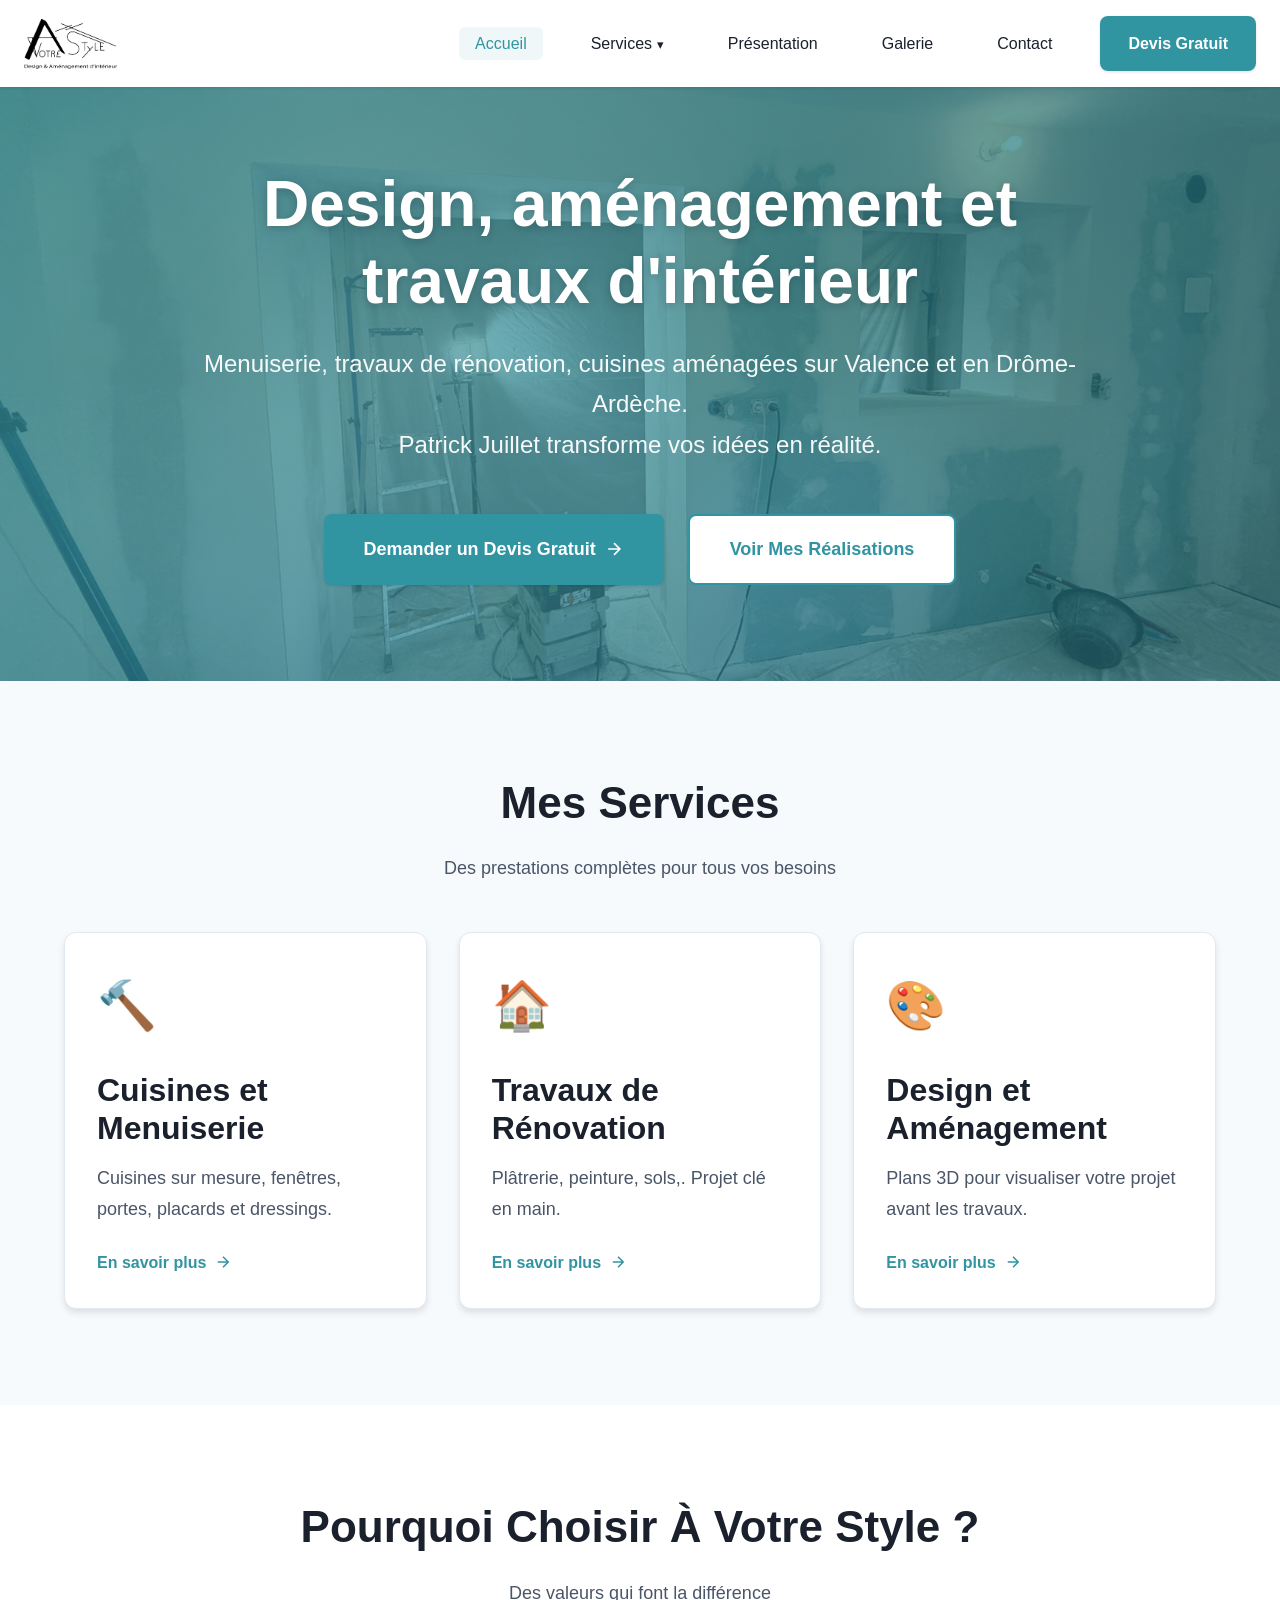
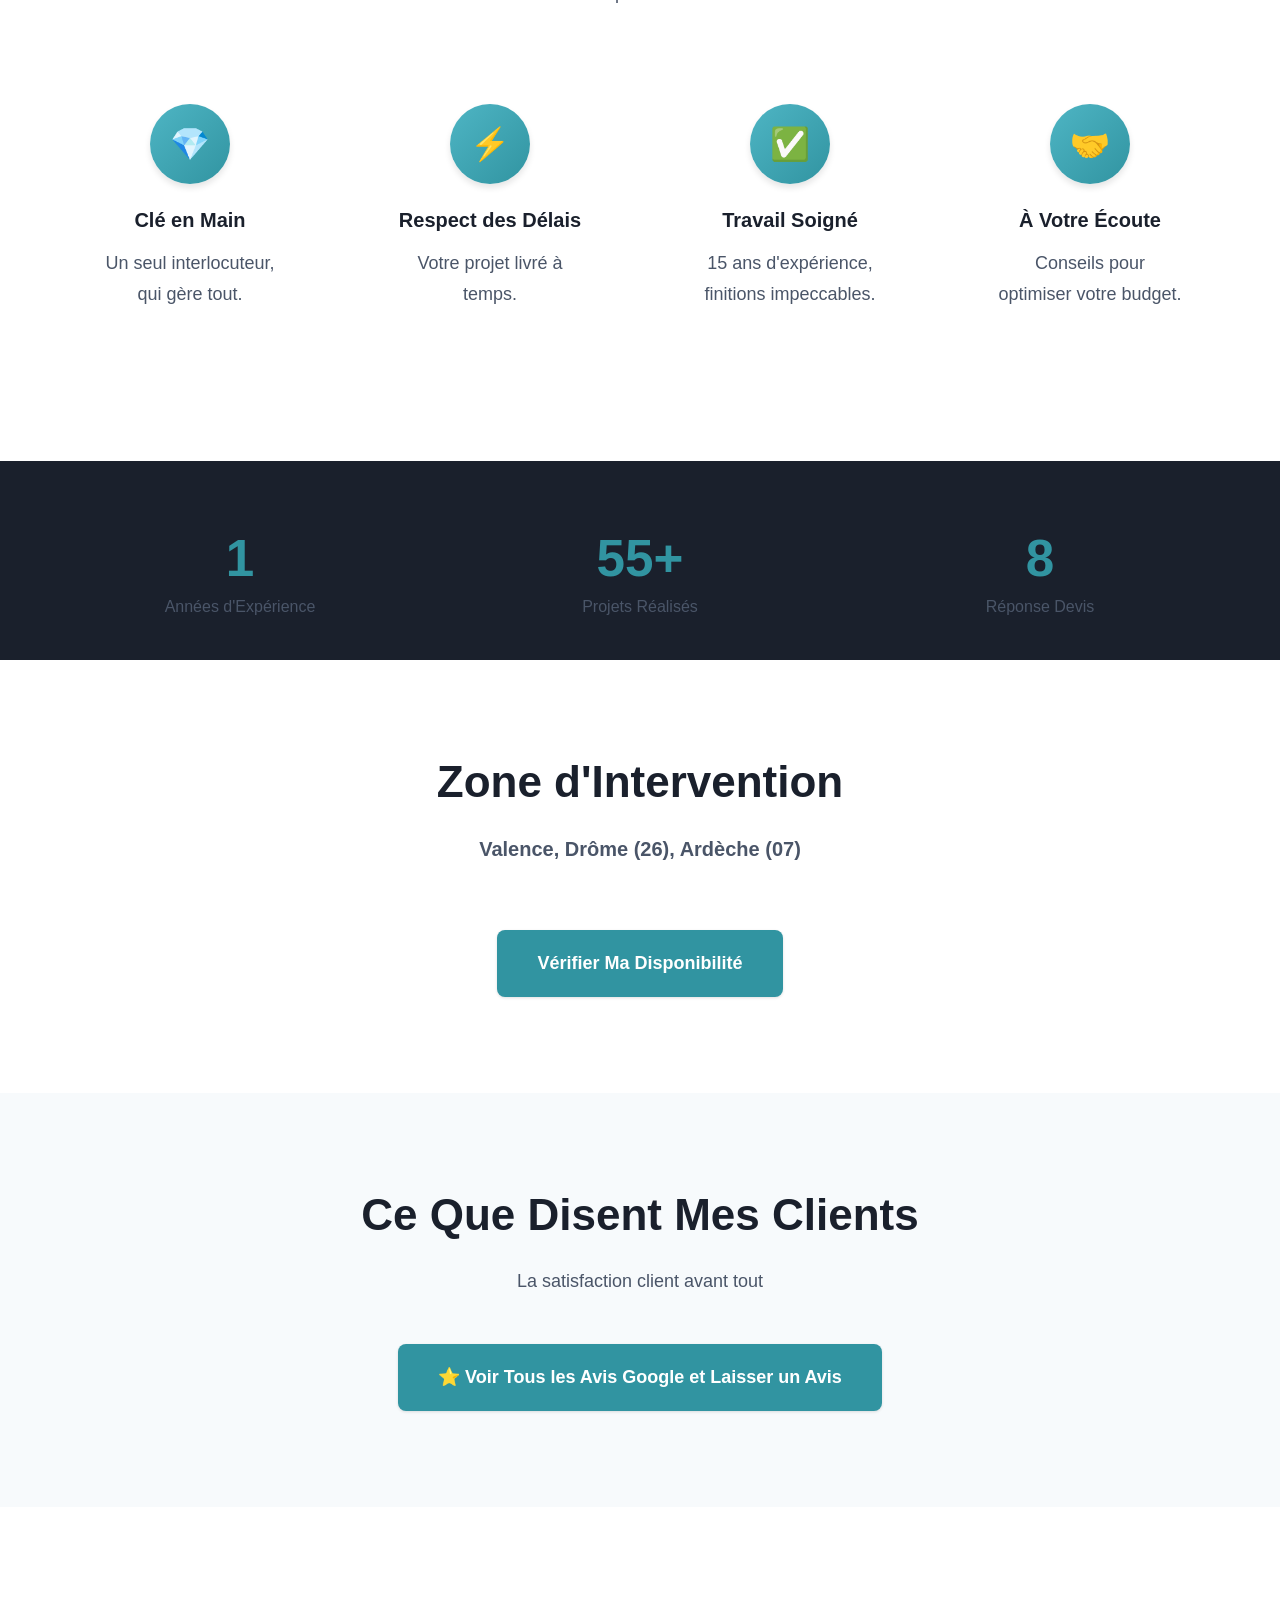
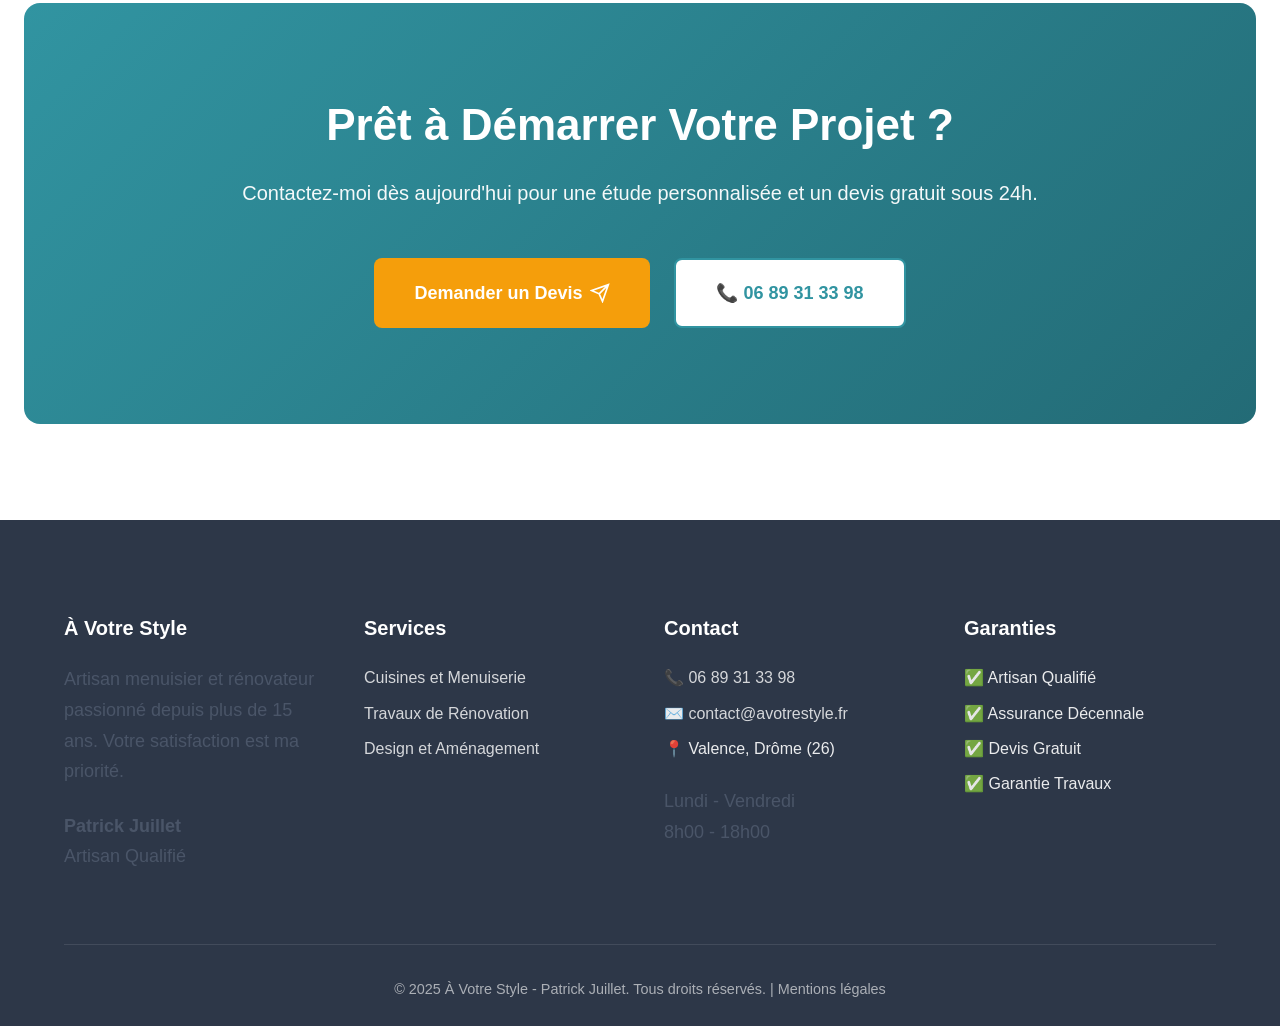
<file: index.html>
<!DOCTYPE html>
<html lang="fr">
<head>
    <meta charset="UTF-8">
    <meta name="viewport" content="width=device-width, initial-scale=1.0, viewport-fit=cover">
    <meta name="description" content="À Votre Style : Expert en rénovation intérieure, menuiserie sur mesure, conception de cuisines et aménagements à Valence (Drôme). Patrick Juillet vous accompagne de A à Z.">
    <meta name="theme-color" content="#3194a1">
    <title>À Votre Style | Artisan Rénovation & Menuiserie à Valence (Drôme)</title>
    
    <!-- DNS Prefetch & Preconnect pour performances -->
    <link rel="dns-prefetch" href="https://www.googletagmanager.com">
    <link rel="preconnect" href="https://www.googletagmanager.com" crossorigin>
    
    <!-- Preload CSS critique -->
    <link rel="preload" href="css/style.css" as="style">
    <link rel="stylesheet" href="css/style.css">
    
    <!-- SEO -->
    <link rel="sitemap" type="application/xml" href="/sitemap.xml">
    <link rel="canonical" href="https://www.avotrestyle.fr/">
    
    <!-- Google Analytics -->
    <script async src="https://www.googletagmanager.com/gtag/js?id=G-1D14PCKE79"></script>
    <script>
        window.dataLayer = window.dataLayer || [];
        function gtag(){dataLayer.push(arguments);}
        gtag('js', new Date());
        gtag('config', 'G-1D14PCKE79');
    </script>
    <link rel="icon" type="image/png" href="img/logo-a-votre-style.png">
    <!-- Open Graph -->
    <meta property="og:type" content="website">
    <meta property="og:url" content="https://www.avotrestyle.fr/">
    <meta property="og:title" content="À Votre Style | Artisan Rénovation & Menuiserie à Valence (Drôme)">
    <meta property="og:description" content="Expert en rénovation intérieure, menuiserie sur mesure, cuisines et aménagements à Valence (Drôme). Patrick Juillet vous accompagne de A à Z.">
    <meta property="og:image" content="https://www.avotrestyle.fr/img/logo-a-votre-style.png">
    <meta property="og:locale" content="fr_FR">
    <meta name="twitter:card" content="summary_large_image">
    <!-- Schema.org LocalBusiness -->
    <script type="application/ld+json">
    {
      "@context": "https://schema.org",
      "@type": "HomeAndConstructionBusiness",
      "name": "À Votre Style",
      "alternateName": "A Votre Style",
      "description": "Artisan rénovation intérieure, menuiserie sur mesure, cuisines aménagées à Valence (Drôme). Patrick Juillet.",
      "url": "https://www.avotrestyle.fr",
      "logo": "https://www.avotrestyle.fr/img/logo-a-votre-style.png",
      "image": "https://www.avotrestyle.fr/img/logo-a-votre-style.png",
      "telephone": "+33689313398",
      "email": "contact@avotrestyle.fr",
      "founder": {
        "@type": "Person",
        "name": "Patrick Juillet"
      },
      "address": {
        "@type": "PostalAddress",
        "streetAddress": "3 rue Véronique",
        "addressLocality": "Malissard",
        "postalCode": "26120",
        "addressCountry": "FR"
      },
      "geo": {
        "@type": "GeoCoordinates",
        "latitude": 44.8733,
        "longitude": 4.9219
      },
      "areaServed": [
        {"@type": "AdministrativeArea", "name": "Valence"},
        {"@type": "AdministrativeArea", "name": "Drôme"},
        {"@type": "AdministrativeArea", "name": "Ardèche"}
      ],
      "openingHoursSpecification": [
        {
          "@type": "OpeningHoursSpecification",
          "dayOfWeek": ["Monday","Tuesday","Wednesday","Thursday","Friday"],
          "opens": "08:00",
          "closes": "18:00"
        }
      ],
      "priceRange": "€€",
      "sameAs": [
        "https://www.avotrestyle.fr"
      ],
      "hasOfferCatalog": {
        "@type": "OfferCatalog",
        "name": "Services de rénovation",
        "itemListElement": [
          {"@type": "Offer", "itemOffered": {"@type": "Service", "name": "Cuisines sur mesure"}},
          {"@type": "Offer", "itemOffered": {"@type": "Service", "name": "Menuiserie (fenêtres, portes, placards)"}},
          {"@type": "Offer", "itemOffered": {"@type": "Service", "name": "Travaux de rénovation"}},
          {"@type": "Offer", "itemOffered": {"@type": "Service", "name": "Design et aménagement intérieur"}}
        ]
      }
    }
    </script>
</head>
<body>
    <!-- HEADER -->
    <header class="header" id="header">
        <nav class="nav-wrapper">
            <a href="/" class="logo">
                <img src="img/logo-a-votre-style.png" alt="À Votre Style - Artisan Patrick Juillet" width="180" height="60" loading="eager">
            </a>
            
            <button class="menu-toggle" id="menuToggle" aria-label="Menu" aria-expanded="false">
                <span></span>
                <span></span>
                <span></span>
            </button>
            
            <ul class="nav-menu" id="navMenu">
                <li><a href="/" class="nav-link active">Accueil</a></li>
                <li class="nav-services">
                    <a href="#" class="nav-link">Services</a>
                    <div class="services-dropdown">
                        <a href="cuisine-menuiserie.html">Cuisines et Menuiserie</a>
                        <a href="travaux.html">Travaux de Rénovation</a>
                        <a href="design-amenagement.html">Design et Aménagement</a>
                    </div>
                </li>
                <li><a href="about.html" class="nav-link">Présentation</a></li>
                <li><a href="galerie.html" class="nav-link">Galerie</a></li>
                <li><a href="contact.html" class="nav-link">Contact</a></li>
                <li><a href="contact.html" class="btn btn-primary">Devis Gratuit</a></li>
            </ul>
        </nav>
    </header>

    <!-- HERO SECTION -->
    <section class="hero">
        <div class="hero-content">
            <h1 class="fade-in-up">Design, aménagement et travaux d'intérieur</h1>
            <p class="fade-in-up">Menuiserie, travaux de rénovation, cuisines aménagées sur Valence et en Drôme-Ardèche. <br>Patrick Juillet transforme vos idées en réalité.</p>
            <div class="hero-buttons fade-in-up">
                <a href="contact.html" class="btn btn-primary btn-large">
                    Demander un Devis Gratuit
                    <svg width="20" height="20" viewBox="0 0 24 24" fill="none" stroke="currentColor" stroke-width="2">
                        <path d="M5 12h14M12 5l7 7-7 7"/>
                    </svg>
                </a>
                <a href="galerie.html" class="btn btn-secondary btn-large">
                    Voir Mes Réalisations
                </a>
            </div>
        </div>
    </section>


    <!-- SERVICES SECTION -->
    <section class="section bg-light">
        <div class="container">
            <div class="text-center">
                <h2>Mes Services</h2>
                <p class="section-lead">Des prestations complètes pour tous vos besoins</p>
            </div>
            
            <div class="cards-grid">
                <!-- Cuisines et Menuiserie -->
                <article class="card">
                    <span class="card-icon">🔨</span>
                    <h3>Cuisines et Menuiserie</h3>
                    <p>Cuisines sur mesure, fenêtres, portes, placards et dressings.</p>
                    <a href="cuisine-menuiserie.html" class="card-link">
                        En savoir plus
                        <svg width="18" height="18" viewBox="0 0 24 24" fill="none" stroke="currentColor" stroke-width="2">
                            <path d="M5 12h14M12 5l7 7-7 7"/>
                        </svg>
                    </a>
                </article>

                <!-- Travaux de Rénovation -->
                <article class="card">
                    <span class="card-icon">🏠</span>
                    <h3>Travaux de Rénovation</h3>
                    <p>Plâtrerie, peinture, sols,. Projet clé en main.</p>
                    <a href="travaux.html" class="card-link">
                        En savoir plus
                        <svg width="18" height="18" viewBox="0 0 24 24" fill="none" stroke="currentColor" stroke-width="2">
                            <path d="M5 12h14M12 5l7 7-7 7"/>
                        </svg>
                    </a>
                </article>

                <!-- Design et Aménagement -->
                <article class="card">
                    <span class="card-icon">🎨</span>
                    <h3>Design et Aménagement</h3>
                    <p>Plans 3D pour visualiser votre projet avant les travaux.</p>
                    <a href="design-amenagement.html" class="card-link">
                        En savoir plus
                        <svg width="18" height="18" viewBox="0 0 24 24" fill="none" stroke="currentColor" stroke-width="2">
                            <path d="M5 12h14M12 5l7 7-7 7"/>
                        </svg>
                    </a>
                </article>
            </div>
        </div>
    </section>

    <!-- AVANTAGES SECTION -->
    <section class="section">
        <div class="container">
            <div class="text-center">
                <h2>Pourquoi Choisir À Votre Style ?</h2>
                <p class="section-lead">Des valeurs qui font la différence</p>
            </div>
            
            <div class="features-grid">
                <div class="feature">
                    <div class="feature-icon">💎</div>
                    <h3>Clé en Main</h3>
                    <p>Un seul interlocuteur, qui gère tout.</p>
                </div>
                
                <div class="feature">
                    <div class="feature-icon">⚡</div>
                    <h3>Respect des Délais</h3>
                    <p>Votre projet livré à temps.</p>
                </div>
                
                <div class="feature">
                    <div class="feature-icon">✅</div>
                    <h3>Travail Soigné</h3>
                    <p>15 ans d'expérience, finitions impeccables.</p>
                </div>
                
                <div class="feature">
                    <div class="feature-icon">🤝</div>
                    <h3>À Votre Écoute</h3>
                    <p>Conseils pour optimiser votre budget.</p>
                </div>
            </div>
        </div>
    </section>

    <!-- STATS SECTION -->
    <section class="section-sm bg-dark">
        <div class="container">
            <div class="stats-grid">
                <div class="stat">
                    <div class="stat-number">5</div>
                    <div class="stat-label">Années d'Expérience</div>
                </div>
                <div class="stat">
                    <div class="stat-number">+150</div>
                    <div class="stat-label">Projets Réalisés</div>
                </div>
                <div class="stat">
                    <div class="stat-number">24h</div>
                    <div class="stat-label">Réponse Devis</div>
                </div>
            </div>
        </div>
    </section>

    <!-- ZONE D'INTERVENTION -->
    <section class="section">
        <div class="container text-center">
            <h2>Zone d'Intervention</h2>
            <p class="section-intro" style="font-size: 1.25rem;">
                <strong>Valence, Drôme (26), Ardèche (07)</strong>
            </p>
            <div class="mt-xl">
                <a href="contact.html" class="btn btn-primary btn-large">Vérifier Ma Disponibilité</a>
            </div>
        </div>
    </section>

    <!-- TÉMOIGNAGES -->
    <section class="section bg-light">
        <div class="container">
            <div class="text-center">
                <h2>Ce Que Disent Mes Clients</h2>
                <p class="section-lead">La satisfaction client avant tout</p>
            </div>
        
            
            <div class="text-center-mt-xl">
                <a href="https://share.google/YoFsb4uyt6JTvtIuO" target="_blank" rel="noopener noreferrer" class="btn btn-primary btn-large">
                    ⭐ Voir Tous les Avis Google et Laisser un Avis
                </a>
            </div>
        </div>
    </section>

    <!-- CTA FINAL -->
    <div class="cta-section">
        <div class="container">
            <h2>Prêt à Démarrer Votre Projet ?</h2>
            <p>Contactez-moi dès aujourd'hui pour une étude personnalisée et un devis gratuit sous 24h.</p>
            <div class="flex-center mt-xl">
                <a href="contact.html" class="btn btn-accent btn-large">
                    Demander un Devis
                    <svg width="20" height="20" viewBox="0 0 24 24" fill="none" stroke="currentColor" stroke-width="2">
                        <path d="M22 2L11 13M22 2l-7 20-4-9-9-4 20-7z"/>
                    </svg>
                </a>
                <a href="tel:0689313398" class="btn btn-secondary btn-large">
                    📞 06 89 31 33 98
                </a>
            </div>
        </div>
    </div>

    <!-- FOOTER -->
    <footer class="footer">
        <div class="container">
            <div class="footer-grid">
                <div>
                    <h3>À Votre Style</h3>
                    <p>Artisan menuisier et rénovateur passionné depuis plus de 15 ans. Votre satisfaction est ma priorité.</p>
                    <p class="mt-md">
                        <strong>Patrick Juillet</strong><br>
                        Artisan Qualifié
                    </p>
                </div>
                
                <div>
                    <h3>Services</h3>
                    <ul>
                        <li><a href="cuisine-menuiserie.html">Cuisines et Menuiserie</a></li>
                        <li><a href="travaux.html">Travaux de Rénovation</a></li>
                        <li><a href="design-amenagement.html">Design et Aménagement</a></li>
                    </ul>
                </div>
                
                <div>
                    <h3>Contact</h3>
                    <ul>
                        <li>📞 <a href="tel:0689313398">06 89 31 33 98</a></li>
                        <li>✉️ <a href="mailto:contact@avotrestyle.fr">contact@avotrestyle.fr</a></li>
                        <li>📍 Valence, Drôme (26)</li>
                    </ul>
                    <p class="mt-md" class="text-sm">
                        Lundi - Vendredi<br>
                        8h00 - 18h00
                    </p>
                </div>
                
                <div>
                    <h3>Garanties</h3>
                    <ul>
                        <li>✅ Artisan Qualifié</li>
                        <li>✅ Assurance Décennale</li>
                        <li>✅ Devis Gratuit</li>
                        <li>✅ Garantie Travaux</li>
                    </ul>
                </div>
            </div>
            
            <div class="footer-bottom">
                &copy; 2025 À Votre Style - Patrick Juillet. Tous droits réservés. | 
                <a href="mentions-legales.html">Mentions légales</a>
            </div>
        </div>
    </footer>

    <!-- JavaScript avec defer pour performance -->
    <script src="js/main.js" defer></script>
</body>
</html>
</file>
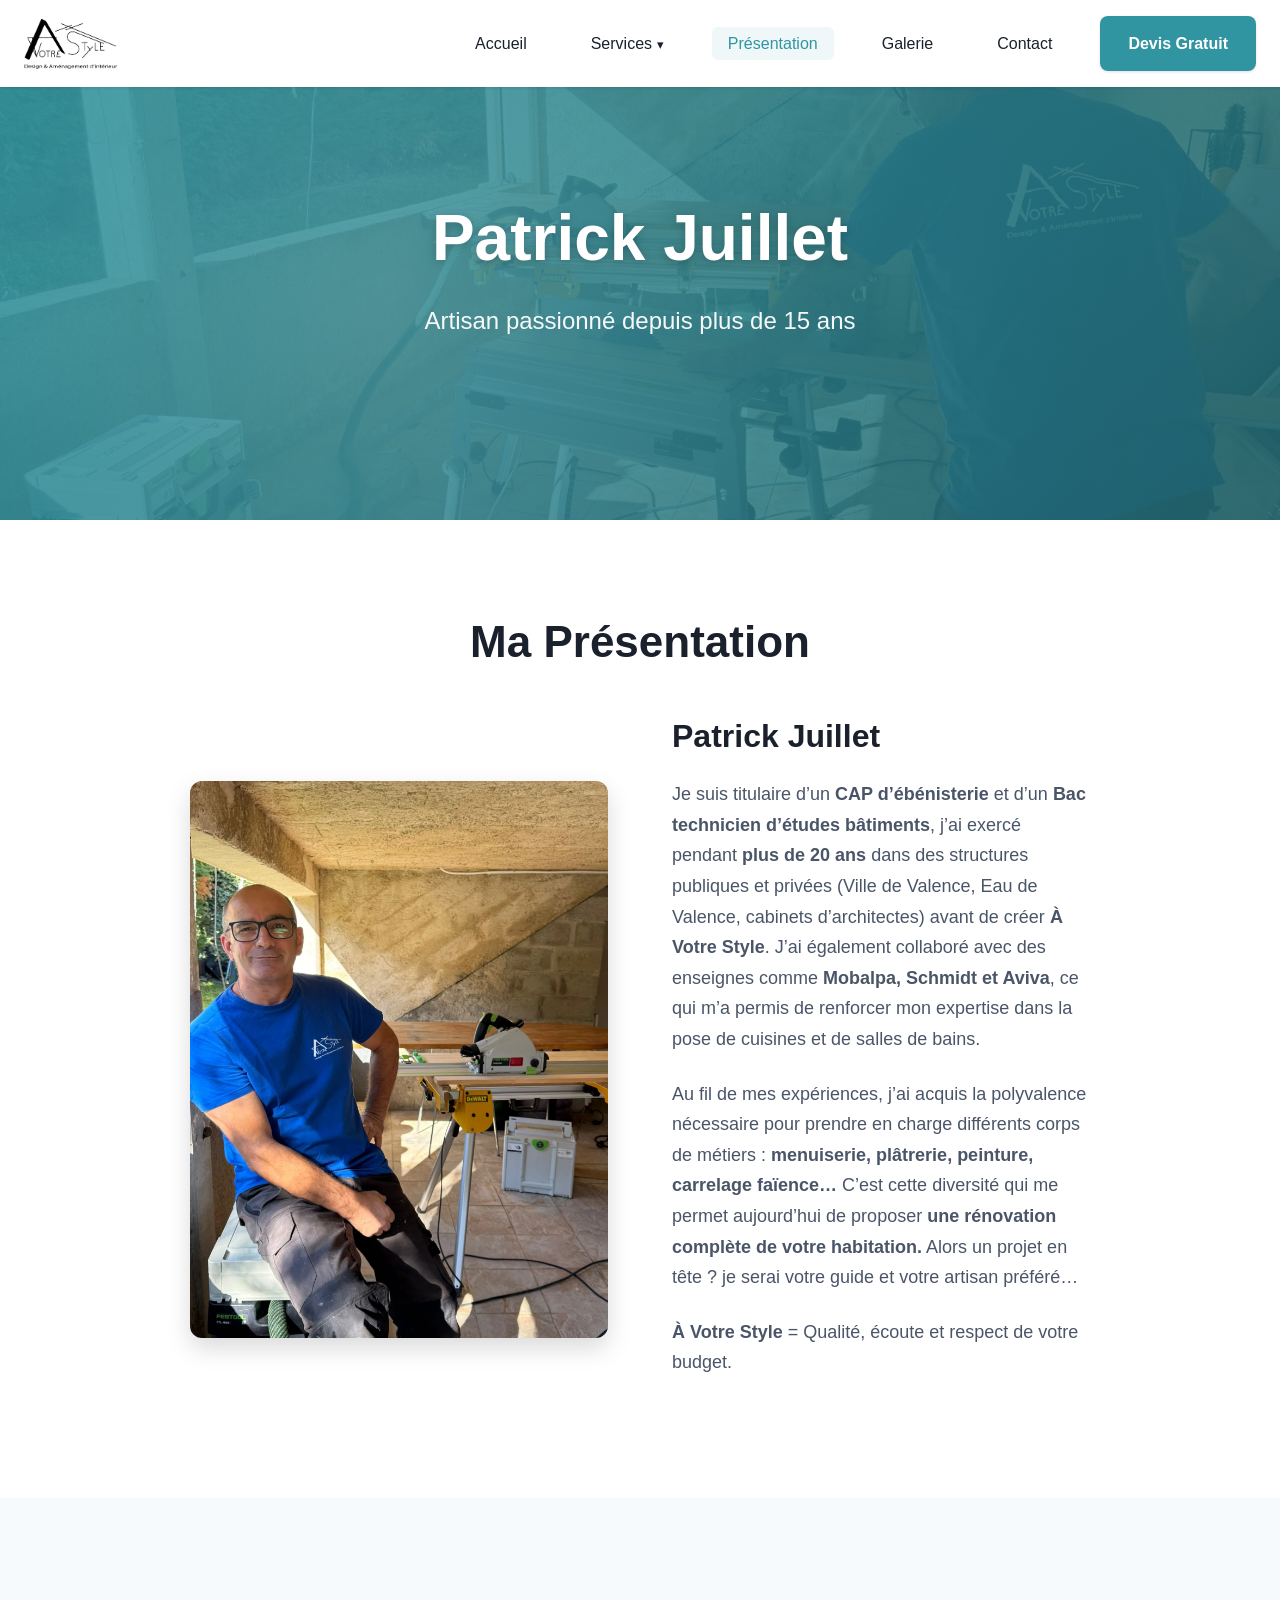
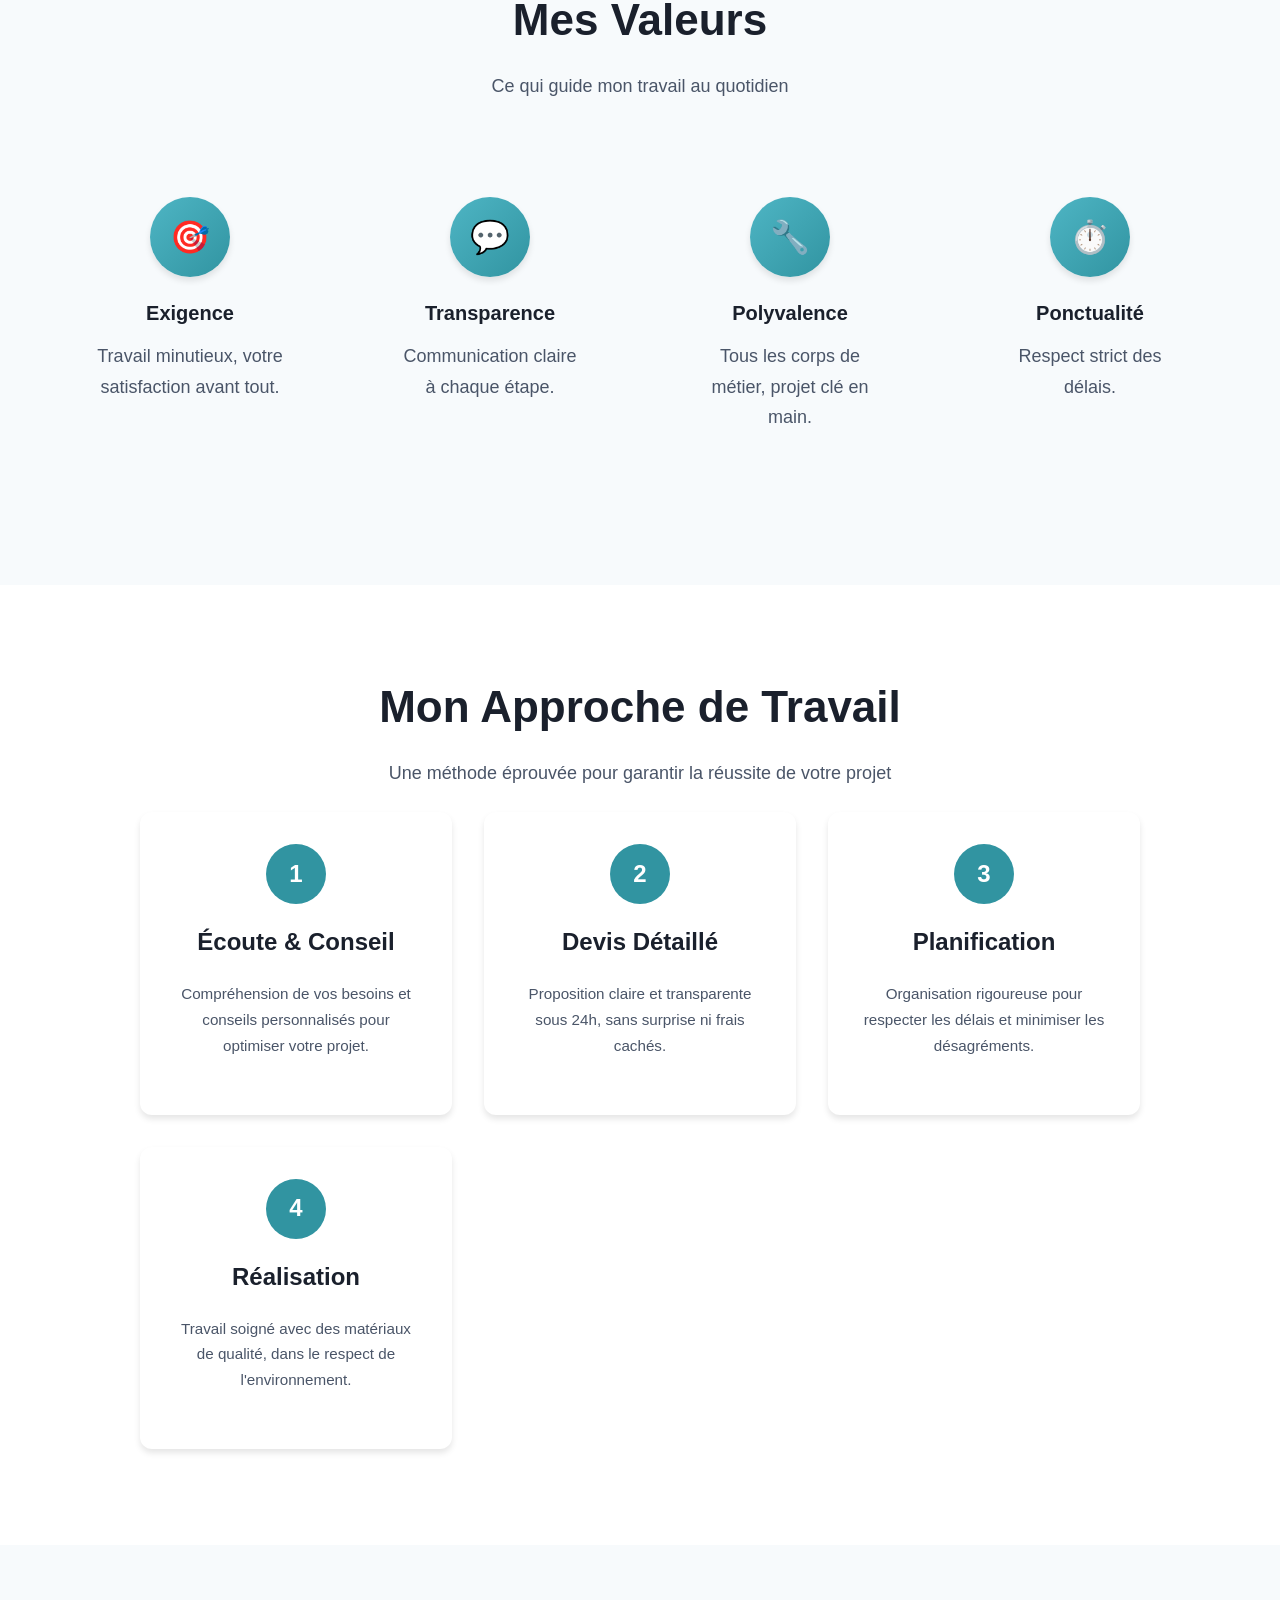
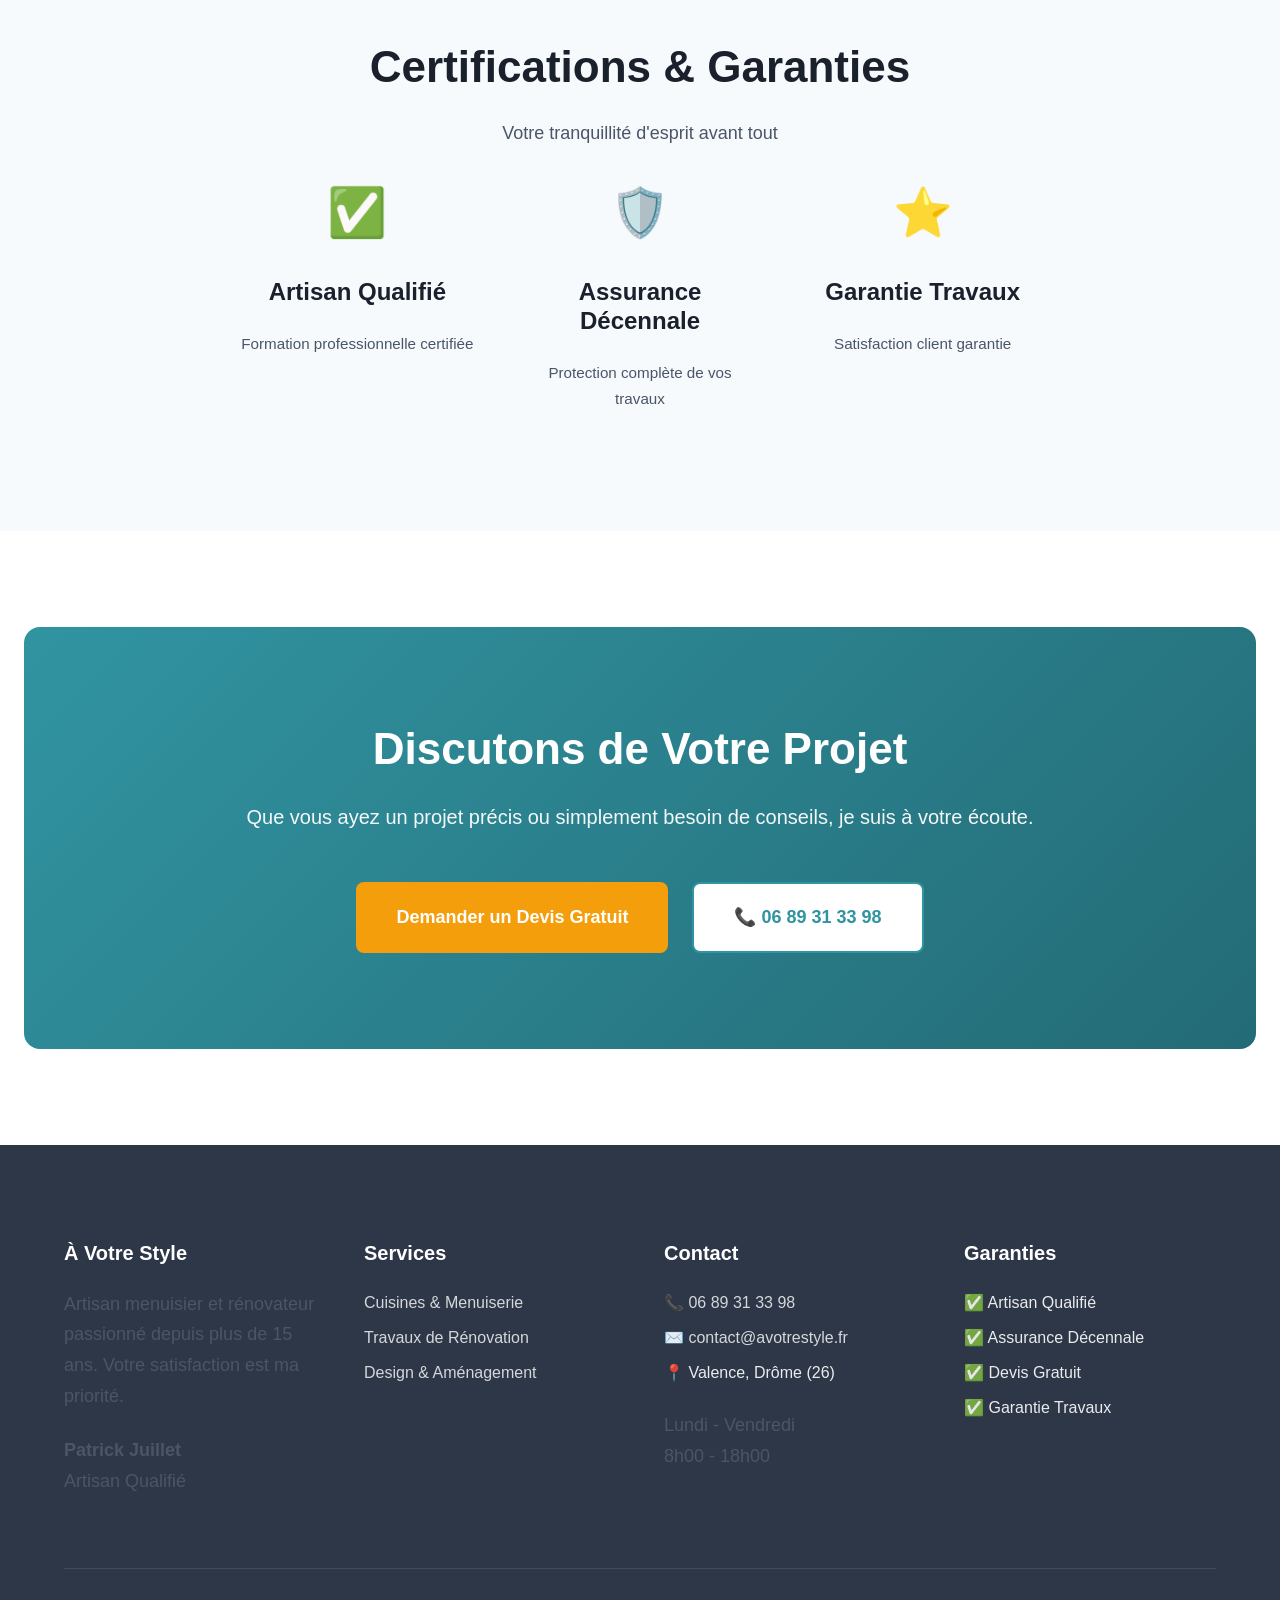
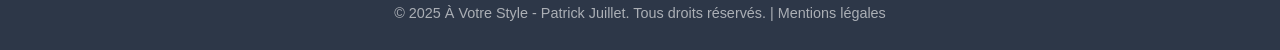
<file: about.html>
<!DOCTYPE html>
<html lang="fr">

<head>
    <meta charset="UTF-8">
    <meta name="viewport" content="width=device-width, initial-scale=1.0, viewport-fit=cover">
    <meta name="description"
        content="Découvrez Patrick Juillet, artisan passionné de menuiserie et rénovation à Valence. Plus de 15 ans d'expérience au service de vos projets.">
    <meta name="theme-color" content="#3194a1">
    <title>Présentation - Patrick Juillet | À Votre Style Valence</title>

    <!-- DNS Prefetch -->
    <link rel="dns-prefetch" href="https://www.googletagmanager.com">
    <link rel="preconnect" href="https://www.googletagmanager.com" crossorigin>

    <!-- Preload CSS -->
    <link rel="preload" href="css/style.css" as="style">
    <link rel="stylesheet" href="css/style.css">
    <link rel="sitemap" type="application/xml" href="/sitemap.xml">

    <!-- Google Analytics -->
    <script async src="https://www.googletagmanager.com/gtag/js?id=G-1D14PCKE79"></script>
    <script>
        window.dataLayer = window.dataLayer || [];
        function gtag() { dataLayer.push(arguments); }
        gtag('js', new Date());
        gtag('config', 'G-1D14PCKE79');
    </script>
    <link rel="icon" type="image/png" href="img/logo-a-votre-style.png">
    <link rel="canonical" href="https://www.avotrestyle.fr/about.html">
    <!-- Open Graph -->
    <meta property="og:type" content="website">
    <meta property="og:url" content="https://www.avotrestyle.fr/about.html">
    <meta property="og:title" content="Présentation - Patrick Juillet | À Votre Style Valence">
    <meta property="og:description" content="Découvrez Patrick Juillet, artisan passionné de menuiserie et rénovation à Valence. Plus de 15 ans d'expérience au service de vos projets.">
    <meta property="og:image" content="https://www.avotrestyle.fr/img/logo-a-votre-style.png">
    <meta property="og:locale" content="fr_FR">
    <meta name="twitter:card" content="summary_large_image">
</head>

<body>
    <!-- HEADER -->
    <header class="header" id="header">
        <nav class="nav-wrapper">
            <a href="/" class="logo">
                <img src="img/logo-a-votre-style.png" alt="À Votre Style" width="180" height="60" loading="eager">
            </a>

            <button class="menu-toggle" id="menuToggle" aria-label="Menu" aria-expanded="false">
                <span></span>
                <span></span>
                <span></span>
            </button>

            <ul class="nav-menu" id="navMenu">
                <li><a href="/" class="nav-link">Accueil</a></li>
                <li class="nav-services">
                    <a href="#" class="nav-link">Services</a>
                    <div class="services-dropdown">
                        <a href="cuisine-menuiserie.html">Cuisines & Menuiserie</a>
                        <a href="travaux.html">Travaux de Rénovation</a>
                        <a href="design-amenagement.html">Design & Aménagement</a>
                    </div>
                </li>
                <li><a href="about.html" class="nav-link active">Présentation</a></li>
                <li><a href="galerie.html" class="nav-link">Galerie</a></li>
                <li><a href="contact.html" class="nav-link">Contact</a></li>
                <li><a href="contact.html" class="btn btn-primary">Devis Gratuit</a></li>
            </ul>
        </nav>
    </header>

    <!-- HERO ABOUT -->
    <section class="hero hero--50" style="background: linear-gradient(135deg, rgba(49, 148, 161, 0.9) 0%, rgba(35, 107, 118, 0.85) 100%), url('img/patrick.webp') center/cover no-repeat;">
        <div class="hero-content">
            <h1>Patrick Juillet</h1>
            <p class="hero-lead">Artisan passionné depuis plus de 15 ans</p>
        </div>
    </section>

    <!-- MON HISTOIRE -->
    <section class="section">
        <div class="container">
            <div class="content-narrow">
                <h2 class="text-center">Ma Présentation</h2>

                <div
                    class="grid-two-col">
                    <div class="order-1">
                        <img src="img/patrick1.webp" alt="Patrick Juillet - Artisan"
                            class="img-rounded">
                    </div>

                    <div class="order-2">
                        <h3>Patrick Juillet</h3>
                        <p>Je suis titulaire d’un <strong>CAP d’ébénisterie</strong> et d’un <strong>Bac technicien d’études
                                bâtiments</strong>, j’ai exercé
                            pendant <strong>plus de 20 ans</strong> dans des structures publiques et privées (Ville de
                            Valence, Eau de
                            Valence, cabinets d’architectes) avant de créer <strong>À Votre Style</strong>. J’ai
                            également collaboré avec
                            des enseignes comme <strong>Mobalpa, Schmidt et Aviva</strong>, ce qui m’a permis de
                            renforcer mon expertise
                            dans la pose de cuisines et de salles de bains.</p>

                        <p>Au fil de mes expériences, j’ai acquis la polyvalence nécessaire pour prendre en charge
                            différents corps de métiers : <strong>menuiserie, plâtrerie, peinture, carrelage faïence…</strong> C’est
                            cette diversité qui me permet aujourd’hui de proposer <strong>une rénovation complète de votre
                            habitation.</strong> Alors un projet en tête ? je serai votre guide et votre artisan préféré…</p>

                        <p><strong>À Votre Style</strong> = Qualité, écoute et respect de votre budget.</p>
                    </div>
                </div>
            </div>
        </div>
    </section>

    <!-- MES VALEURS -->
    <section class="section bg-light">
        <div class="container">
            <h2 class="text-center">Mes Valeurs</h2>
            <p class="text-center" class="section-lead" class="mb-2xl">
                Ce qui guide mon travail au quotidien
            </p>

            <div class="features-grid">
                <div class="feature">
                    <div class="feature-icon">🎯</div>
                    <h3>Exigence</h3>
                    <p>Travail minutieux, votre satisfaction avant tout.</p>
                </div>

                <div class="feature">
                    <div class="feature-icon">💬</div>
                    <h3>Transparence</h3>
                    <p>Communication claire à chaque étape.</p>
                </div>

                <div class="feature">
                    <div class="feature-icon">🔧</div>
                    <h3>Polyvalence</h3>
                    <p>Tous les corps de métier, projet clé en main.</p>
                </div>

                <div class="feature">
                    <div class="feature-icon">⏱️</div>
                    <h3>Ponctualité</h3>
                    <p>Respect strict des délais.</p>
                </div>
            </div>
        </div>
    </section>

    <!-- MON APPROCHE -->
    <section class="section">
        <div class="container">
            <h2 class="text-center">Mon Approche de Travail</h2>
            <p class="text-center" class="section-intro">
                Une méthode éprouvée pour garantir la réussite de votre projet
            </p>

            <div
                class="grid-auto-280" style="max-width: 1000px; margin: 0 auto;">
                <div
                    class="step-card">
                    <div
                        class="step-number">
                        1</div>
                    <h4>Écoute & Conseil</h4>
                    <p class="text-sm">Compréhension de vos besoins et conseils personnalisés pour optimiser
                        votre projet.</p>
                </div>

                <div
                    class="step-card">
                    <div
                        class="step-number">
                        2</div>
                    <h4>Devis Détaillé</h4>
                    <p class="text-sm">Proposition claire et transparente sous 24h, sans surprise ni frais
                        cachés.</p>
                </div>

                <div
                    class="step-card">
                    <div
                        class="step-number">
                        3</div>
                    <h4>Planification</h4>
                    <p class="text-sm">Organisation rigoureuse pour respecter les délais et minimiser les
                        désagréments.</p>
                </div>

                <div
                    class="step-card">
                    <div
                        class="step-number">
                        4</div>
                    <h4>Réalisation</h4>
                    <p class="text-sm">Travail soigné avec des matériaux de qualité, dans le respect de
                        l'environnement.</p>
                </div>
            </div>
        </div>
    </section>

    <!-- CERTIFICATIONS -->
    <section class="section bg-light">
        <div class="container text-center">
            <h2>Certifications & Garanties</h2>
            <p class="section-lead" class="mb-2xl">
                Votre tranquillité d'esprit avant tout
            </p>

            <div
                class="grid-auto-200" style="max-width: 800px; margin: 0 auto;">
                <div>
                    <div class="emoji-icon">✅</div>
                    <h4>Artisan Qualifié</h4>
                    <p class="text-sm text-gray">Formation professionnelle certifiée</p>
                </div>

                <div>
                    <div class="emoji-icon">🛡️</div>
                    <h4>Assurance Décennale</h4>
                    <p class="text-sm text-gray">Protection complète de vos travaux</p>
                </div>

                <div>
                    <div class="emoji-icon">⭐</div>
                    <h4>Garantie Travaux</h4>
                    <p class="text-sm text-gray">Satisfaction client garantie</p>
                </div>
            </div>
        </div>
    </section>

    <!-- CTA -->
    <div class="cta-section">
        <div class="container">
            <h2>Discutons de Votre Projet</h2>
            <p>Que vous ayez un projet précis ou simplement besoin de conseils, je suis à votre écoute.</p>
            <div
                class="flex-center mt-xl">
                <a href="contact.html" class="btn btn-accent btn-large">
                    Demander un Devis Gratuit
                </a>
                <a href="tel:0689313398" class="btn btn-secondary btn-large">
                    📞 06 89 31 33 98
                </a>
            </div>
        </div>
    </div>

    <!-- FOOTER -->
    <footer class="footer">
        <div class="container">
            <div class="footer-grid">
                <div>
                    <h3>À Votre Style</h3>
                    <p>Artisan menuisier et rénovateur passionné depuis plus de 15 ans. Votre satisfaction est ma
                        priorité.</p>
                    <p class="mt-md"><strong>Patrick Juillet</strong><br>Artisan Qualifié</p>
                </div>

                <div>
                    <h3>Services</h3>
                    <ul>
                        <li><a href="cuisine-menuiserie.html">Cuisines & Menuiserie</a></li>
                        <li><a href="travaux.html">Travaux de Rénovation</a></li>
                        <li><a href="design-amenagement.html">Design & Aménagement</a></li>
                    </ul>
                </div>

                <div>
                    <h3>Contact</h3>
                    <ul>
                        <li>📞 <a href="tel:0689313398">06 89 31 33 98</a></li>
                        <li>✉️ <a href="mailto:contact@avotrestyle.fr">contact@avotrestyle.fr</a></li>
                        <li>📍 Valence, Drôme (26)</li>
                    </ul>
                    <p class="mt-md" class="text-sm">Lundi - Vendredi<br>8h00 - 18h00</p>
                </div>

                <div>
                    <h3>Garanties</h3>
                    <ul>
                        <li>✅ Artisan Qualifié</li>
                        <li>✅ Assurance Décennale</li>
                        <li>✅ Devis Gratuit</li>
                        <li>✅ Garantie Travaux</li>
                    </ul>
                </div>
            </div>

            <div class="footer-bottom">
                &copy; 2025 À Votre Style - Patrick Juillet. Tous droits réservés. |
                <a href="mentions-legales.html">Mentions légales</a>
            </div>
        </div>
    </footer>

    <script src="js/main.js" defer></script>

    <style>
        @media (max-width: 768px) {
            section div[style*="grid-template-columns: 1fr 1fr"] {
                grid-template-columns: 1fr !important;
            }

            section div[style*="grid-template-columns: 1fr 1fr"]>div {
                order: 0 !important;
            }
        }
    </style>
</body>

</html>
</file>
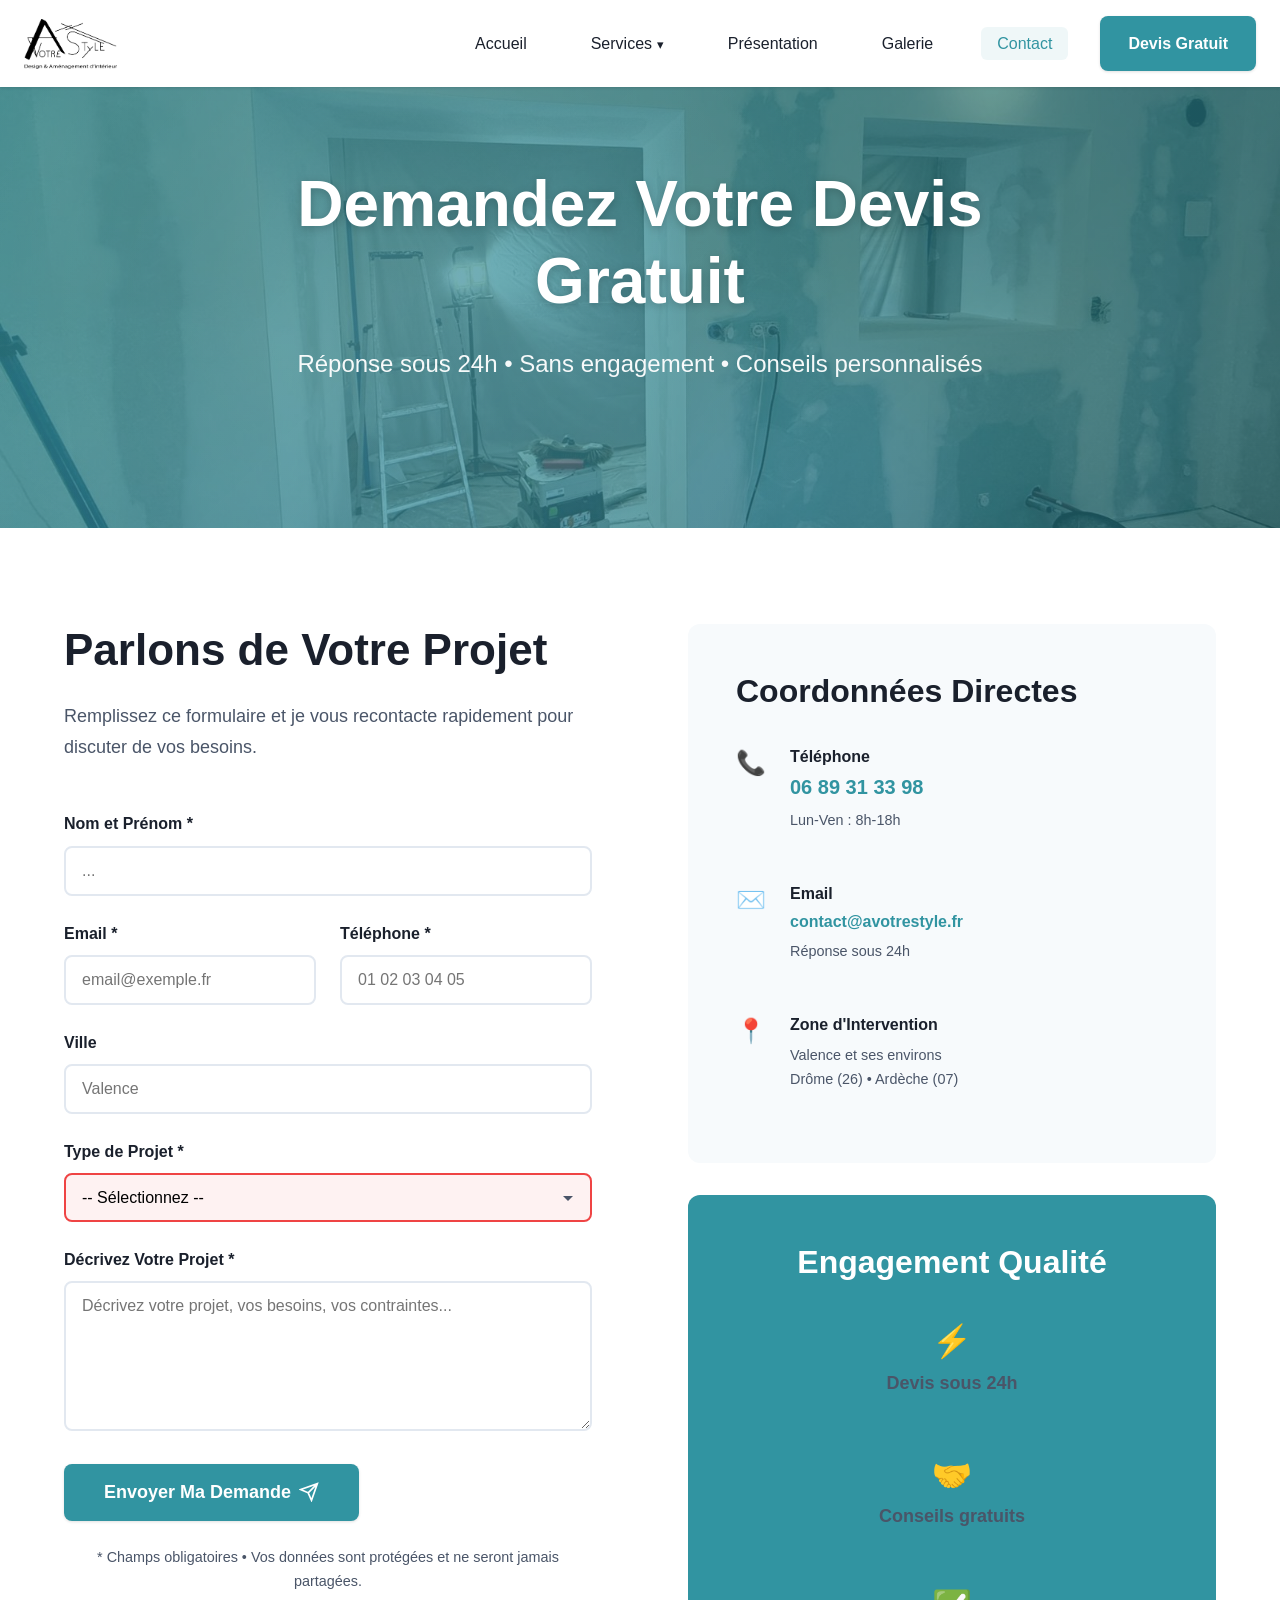
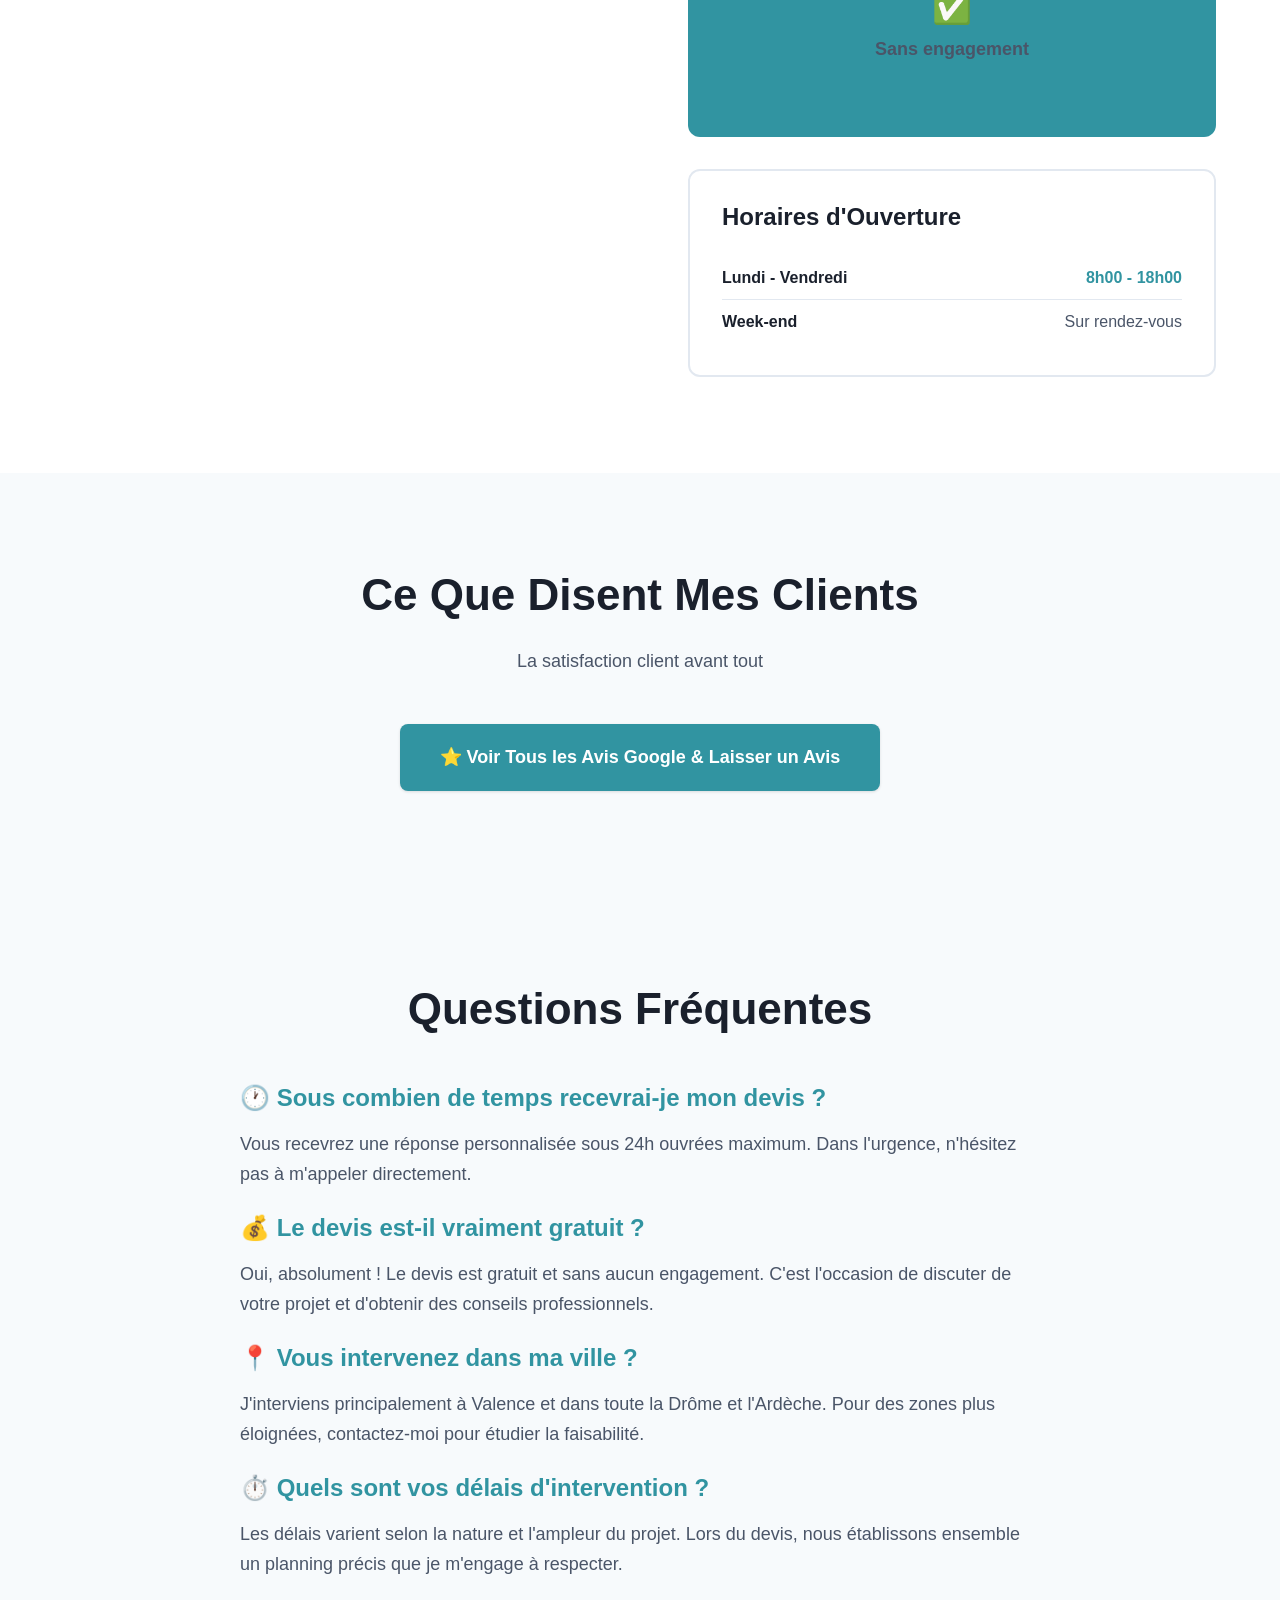
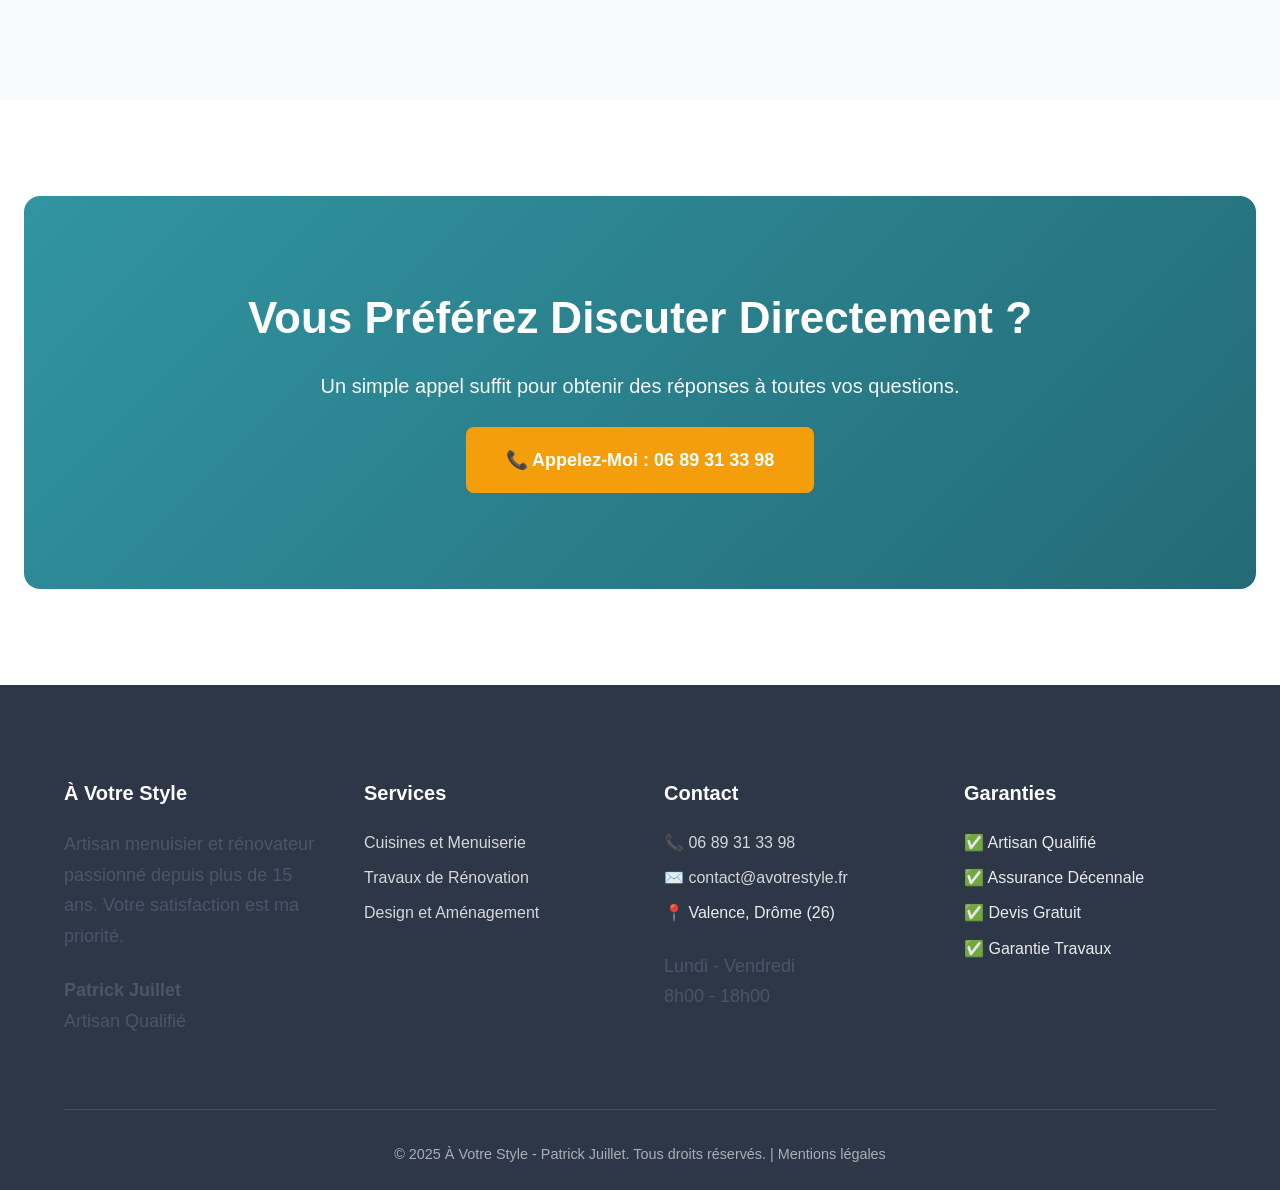
<file: contact.html>
<!DOCTYPE html>
<html lang="fr">
<head>
    <meta charset="UTF-8">
    <meta name="viewport" content="width=device-width, initial-scale=1.0, viewport-fit=cover">
    <meta name="description" content="Contactez Patrick Juillet pour vos projets de rénovation et menuiserie à Valence. Devis gratuit sous 24h, disponible en Drôme-Ardèche.">
    <meta name="theme-color" content="#3194a1">
    <title>Contact & Devis Gratuit | À Votre Style Valence</title>
    
    <!-- DNS Prefetch -->
    <link rel="dns-prefetch" href="https://www.googletagmanager.com">
    <link rel="preconnect" href="https://www.googletagmanager.com" crossorigin>
    
    <!-- Preload CSS -->
    <link rel="preload" href="css/style.css" as="style">
    <link rel="stylesheet" href="css/style.css">
    <link rel="sitemap" type="application/xml" href="/sitemap.xml">
    
    <!-- Google Analytics -->
    <script async src="https://www.googletagmanager.com/gtag/js?id=G-1D14PCKE79"></script>
    <script>
        window.dataLayer = window.dataLayer || [];
        function gtag(){dataLayer.push(arguments);}
        gtag('js', new Date());
        gtag('config', 'G-1D14PCKE79');
    </script>
    <link rel="icon" type="image/png" href="img/logo-a-votre-style.png">
    <link rel="canonical" href="https://www.avotrestyle.fr/contact.html">
    <!-- Open Graph -->
    <meta property="og:type" content="website">
    <meta property="og:url" content="https://www.avotrestyle.fr/contact.html">
    <meta property="og:title" content="Contact & Devis Gratuit | À Votre Style Valence">
    <meta property="og:description" content="Contactez Patrick Juillet pour vos projets de rénovation et menuiserie à Valence. Devis gratuit sous 24h, disponible en Drôme-Ardèche.">
    <meta property="og:image" content="https://www.avotrestyle.fr/img/logo-a-votre-style.png">
    <meta property="og:locale" content="fr_FR">
    <meta name="twitter:card" content="summary_large_image">
</head>
<body>
    <!-- HEADER -->
    <header class="header" id="header">
        <nav class="nav-wrapper">
            <a href="/" class="logo">
                <img src="img/logo-a-votre-style.png" alt="À Votre Style" width="180" height="60" loading="eager">
            </a>
            
            <button class="menu-toggle" id="menuToggle" aria-label="Menu" aria-expanded="false">
                <span></span>
                <span></span>
                <span></span>
            </button>
            
            <ul class="nav-menu" id="navMenu">
                <li><a href="/" class="nav-link">Accueil</a></li>
                <li class="nav-services">
                    <a href="#" class="nav-link">Services</a>
                    <div class="services-dropdown">
                        <a href="cuisine-menuiserie.html">Cuisines et Menuiserie</a>
                        <a href="travaux.html">Travaux de Rénovation</a>
                        <a href="design-amenagement.html">Design et Aménagement</a>
                    </div>
                </li>
                <li><a href="about.html" class="nav-link">Présentation</a></li>
                <li><a href="galerie.html" class="nav-link">Galerie</a></li>
                <li><a href="contact.html" class="nav-link active">Contact</a></li>
                <li><a href="contact.html" class="btn btn-primary">Devis Gratuit</a></li>
            </ul>
        </nav>
    </header>

    <!-- HERO CONTACT -->
    <section class="hero hero--45">
        <div class="hero-content">
            <h1>Demandez Votre Devis Gratuit</h1>
            <p>Réponse sous 24h • Sans engagement • Conseils personnalisés</p>
        </div>
    </section>

    <!-- CONTACT SECTION -->
    <section class="section">
        <div class="container">
            <div style="display: grid; grid-template-columns: 1fr 1fr; gap: var(--spacing-3xl); align-items: start;">
                
                <!-- FORMULAIRE -->
                <div>
                    <h2>Parlons de Votre Projet</h2>
                    <p class="text-gray mb-xl">
                        Remplissez ce formulaire et je vous recontacte rapidement pour discuter de vos besoins.
                    </p>
                    
                    <form id="contactForm" action="https://script.google.com/macros/s/AKfycbxsvO7ANTsAiDWptcM3rAuvD8i45jI4TRkjBjOptDwZW3V_BmIr6GBAVF7fvhY9VA95/exec" method="POST">
                        <div class="form-group">
                            <label for="name">Nom et Prénom *</label>
                            <input type="text" id="name" name="name" class="form-control" required placeholder="...">
                        </div>
                        
                        <div style="display: grid; grid-template-columns: 1fr 1fr; gap: var(--spacing-md);">
                            <div class="form-group">
                                <label for="email">Email *</label>
                                <input type="email" id="email" name="email" class="form-control" required placeholder="email@exemple.fr" pattern="[a-z0-9._%+-]+@[a-z0-9.-]+\.[a-z]{2,}$" title="Veuillez entrer une adresse email valide">
                            </div>
                            
                            <div class="form-group">
                                <label for="phone">Téléphone *</label>
                                <input type="tel" id="phone" name="phone" class="form-control" required placeholder="01 02 03 04 05">
                            </div>
                        </div>
                        
                        <div class="form-group">
                            <label for="city">Ville</label>
                            <input type="text" id="city" name="city" class="form-control" placeholder="Valence">
                        </div>
                        
                        <div class="form-group">
                            <label for="service">Type de Projet *</label>
                            <select id="service" name="service" class="form-control" required>
                                <option value="">-- Sélectionnez --</option>
                                <option value="cuisine">Cuisine sur mesure</option>
                                <option value="menuiserie">Menuiserie (fenêtres, portes, placards)</option>
                                <option value="renovation">Travaux de rénovation</option>
                                <option value="design">Design et Aménagement</option>
                                <option value="autre">Autre projet</option>
                            </select>
                        </div>
                        
                        <div class="form-group">
                            <label for="message">Décrivez Votre Projet *</label>
                            <textarea id="message" name="message" class="form-control" required placeholder="Décrivez votre projet, vos besoins, vos contraintes..."></textarea>
                        </div>
                        

                        
                        <button type="submit" class="btn btn-primary btn-large" class="btn-full">
                            Envoyer Ma Demande
                            <svg width="20" height="20" viewBox="0 0 24 24" fill="none" stroke="currentColor" stroke-width="2">
                                <path d="M22 2L11 13M22 2l-7 20-4-9-9-4 20-7z"/>
                            </svg>
                        </button>
                        
                        <p class="text-sm-gray text-center mt-md">
                            * Champs obligatoires • Vos données sont protégées et ne seront jamais partagées.
                        </p>
                    </form>
                </div>
                
                <!-- INFOS CONTACT -->
                <div>
                    <div class="card-light">
                        <h3>Coordonnées Directes</h3>
                        
                        <div class="mt-lg">
                            <div class="contact-row">
                                <span class="hero-lead">📞</span>
                                <div>
                                    <div class="label-dark">Téléphone</div>
                                    <a href="tel:0689313398" class="text-primary-bold" style="font-size: 1.25rem;">06 89 31 33 98</a>
                                    <p class="text-sm-gray" style="margin-top: 0.25rem;">Lun-Ven : 8h-18h</p>
                                </div>
                            </div>
                            
                            <div class="contact-row">
                                <span class="hero-lead">✉️</span>
                                <div>
                                    <div class="label-dark">Email</div>
                                    <a href="mailto:contact@avotrestyle.fr" class="text-primary-bold">contact@avotrestyle.fr</a>
                                    <p class="text-sm-gray" style="margin-top: 0.25rem;">Réponse sous 24h</p>
                                </div>
                            </div>
                            
                            <div class="contact-row">
                                <span class="hero-lead">📍</span>
                                <div>
                                    <div class="label-dark">Zone d'Intervention</div>
                                    <p class="text-sm-gray" style="margin-top: 0.25rem;">Valence et ses environs<br>Drôme (26) • Ardèche (07)</p>
                                </div>
                            </div>
                        </div>
                    </div>
                    
                    <div class="card-primary-box">
                        <h3 class="text-white mb-sm">Engagement Qualité</h3>
                        <div style="display: grid; gap: var(--spacing-md); margin-top: var(--spacing-lg);">
                            <div>
                                <div style="font-size: 2rem;">⚡</div>
                                <p class="font-bold">Devis sous 24h</p>
                            </div>
                            <div>
                                <div style="font-size: 2rem;">🤝</div>
                                <p class="font-bold">Conseils gratuits</p>
                            </div>
                            <div>
                                <div style="font-size: 2rem;">✅</div>
                                <p class="font-bold">Sans engagement</p>
                            </div>
                        </div>
                    </div>
                    
                    <div class="schedule-box">
                        <h4>Horaires d'Ouverture</h4>
                        <div class="mt-md">
                            <div class="schedule-row schedule-row--border">
                                <span class="font-bold">Lundi - Vendredi</span>
                                <span class="text-primary-bold">8h00 - 18h00</span>
                            </div>
                            <div class="schedule-row">
                                <span class="font-bold">Week-end</span>
                                <span class="text-gray">Sur rendez-vous</span>
                            </div>
                        </div>
                    </div>
                </div>
            </div>
        </div>
    </section>
    <!-- TÉMOIGNAGES -->
    <section class="section bg-light">
        <div class="container">
            <div class="text-center">
                <h2>Ce Que Disent Mes Clients</h2>
                <p class="section-lead">La satisfaction client avant tout</p>
            </div>
        
            
            <div class="text-center-mt-xl">
                <a href="https://share.google/YoFsb4uyt6JTvtIuO" target="_blank" rel="noopener noreferrer" class="btn btn-primary btn-large">
                    ⭐ Voir Tous les Avis Google & Laisser un Avis
                </a>
            </div>
        </div>
    </section>
    <!-- FAQ RAPIDE -->
    <section class="section bg-light">
        <div class="container">
            <h2 class="text-center">Questions Fréquentes</h2>
            <div style="max-width: 800px; margin: var(--spacing-xl) auto 0;">
                
                <div class="card-outline mb-md">
                    <h4 class="text-primary mb-sm">🕐 Sous combien de temps recevrai-je mon devis ?</h4>
                    <p class="text-gray">Vous recevrez une réponse personnalisée sous 24h ouvrées maximum. Dans l'urgence, n'hésitez pas à m'appeler directement.</p>
                </div>
                
                <div class="card-outline mb-md">
                    <h4 class="text-primary mb-sm">💰 Le devis est-il vraiment gratuit ?</h4>
                    <p class="text-gray">Oui, absolument ! Le devis est gratuit et sans aucun engagement. C'est l'occasion de discuter de votre projet et d'obtenir des conseils professionnels.</p>
                </div>
                
                <div class="card-outline mb-md">
                    <h4 class="text-primary mb-sm">📍 Vous intervenez dans ma ville ?</h4>
                    <p class="text-gray">J'interviens principalement à Valence et dans toute la Drôme et l'Ardèche. Pour des zones plus éloignées, contactez-moi pour étudier la faisabilité.</p>
                </div>
                
                <div class="card-outline">
                    <h4 class="text-primary mb-sm">⏱️ Quels sont vos délais d'intervention ?</h4>
                    <p class="text-gray">Les délais varient selon la nature et l'ampleur du projet. Lors du devis, nous établissons ensemble un planning précis que je m'engage à respecter.</p>
                </div>
            </div>
        </div>
    </section>

    <!-- CTA -->
    <div class="cta-section">
        <div class="container text-center">
            <h2>Vous Préférez Discuter Directement ?</h2>
            <p>Un simple appel suffit pour obtenir des réponses à toutes vos questions.</p>
            <a href="tel:0689313398" class="btn btn-accent btn-large" class="mt-lg">
                📞 Appelez-Moi : 06 89 31 33 98
            </a>
        </div>
    </div>

    <!-- FOOTER -->
    <footer class="footer">
        <div class="container">
            <div class="footer-grid">
                <div>
                    <h3>À Votre Style</h3>
                    <p>Artisan menuisier et rénovateur passionné depuis plus de 15 ans. Votre satisfaction est ma priorité.</p>
                    <p class="mt-md"><strong>Patrick Juillet</strong><br>Artisan Qualifié</p>
                </div>
                
                <div>
                    <h3>Services</h3>
                    <ul>
                        <li><a href="cuisine-menuiserie.html">Cuisines et Menuiserie</a></li>
                        <li><a href="travaux.html">Travaux de Rénovation</a></li>
                        <li><a href="design-amenagement.html">Design et Aménagement</a></li>
                    </ul>
                </div>
                
                <div>
                    <h3>Contact</h3>
                    <ul>
                        <li>📞 <a href="tel:0689313398">06 89 31 33 98</a></li>
                        <li>✉️ <a href="mailto:contact@avotrestyle.fr">contact@avotrestyle.fr</a></li>
                        <li>📍 Valence, Drôme (26)</li>
                    </ul>
                    <p class="mt-md" class="text-sm">Lundi - Vendredi<br>8h00 - 18h00</p>
                </div>
                
                <div>
                    <h3>Garanties</h3>
                    <ul>
                        <li>✅ Artisan Qualifié</li>
                        <li>✅ Assurance Décennale</li>
                        <li>✅ Devis Gratuit</li>
                        <li>✅ Garantie Travaux</li>
                    </ul>
                </div>
            </div>
            
            <div class="footer-bottom">
                &copy; 2025 À Votre Style - Patrick Juillet. Tous droits réservés. | 
                <a href="mentions-legales.html">Mentions légales</a>
            </div>
        </div>
    </footer>

    <script src="js/main.js" defer></script>
    
    <style>
        @media (max-width: 768px) {
            section > div > div[style*="grid-template-columns: 1fr 1fr"] {
                grid-template-columns: 1fr !important;
            }
            
            form div[style*="grid-template-columns: 1fr 1fr"] {
                grid-template-columns: 1fr !important;
            }
        }
        
        /* Validation du formulaire */
        input:invalid:not(:placeholder-shown),
        textarea:invalid:not(:placeholder-shown),
        select:invalid:not(:placeholder-shown) {
            border-color: #ef4444 !important;
            background-color: #fef2f2;
        }
        
        input:valid:not(:placeholder-shown),
        textarea:valid:not(:placeholder-shown),
        select:valid:not(:placeholder-shown) {
            border-color: #10b981;
        }
        
        input:invalid:not(:placeholder-shown):focus,
        textarea:invalid:not(:placeholder-shown):focus,
        select:invalid:not(:placeholder-shown):focus {
            outline: 2px solid #ef4444;
            outline-offset: 2px;
        }
    </style>
</body>
</html>
</file>
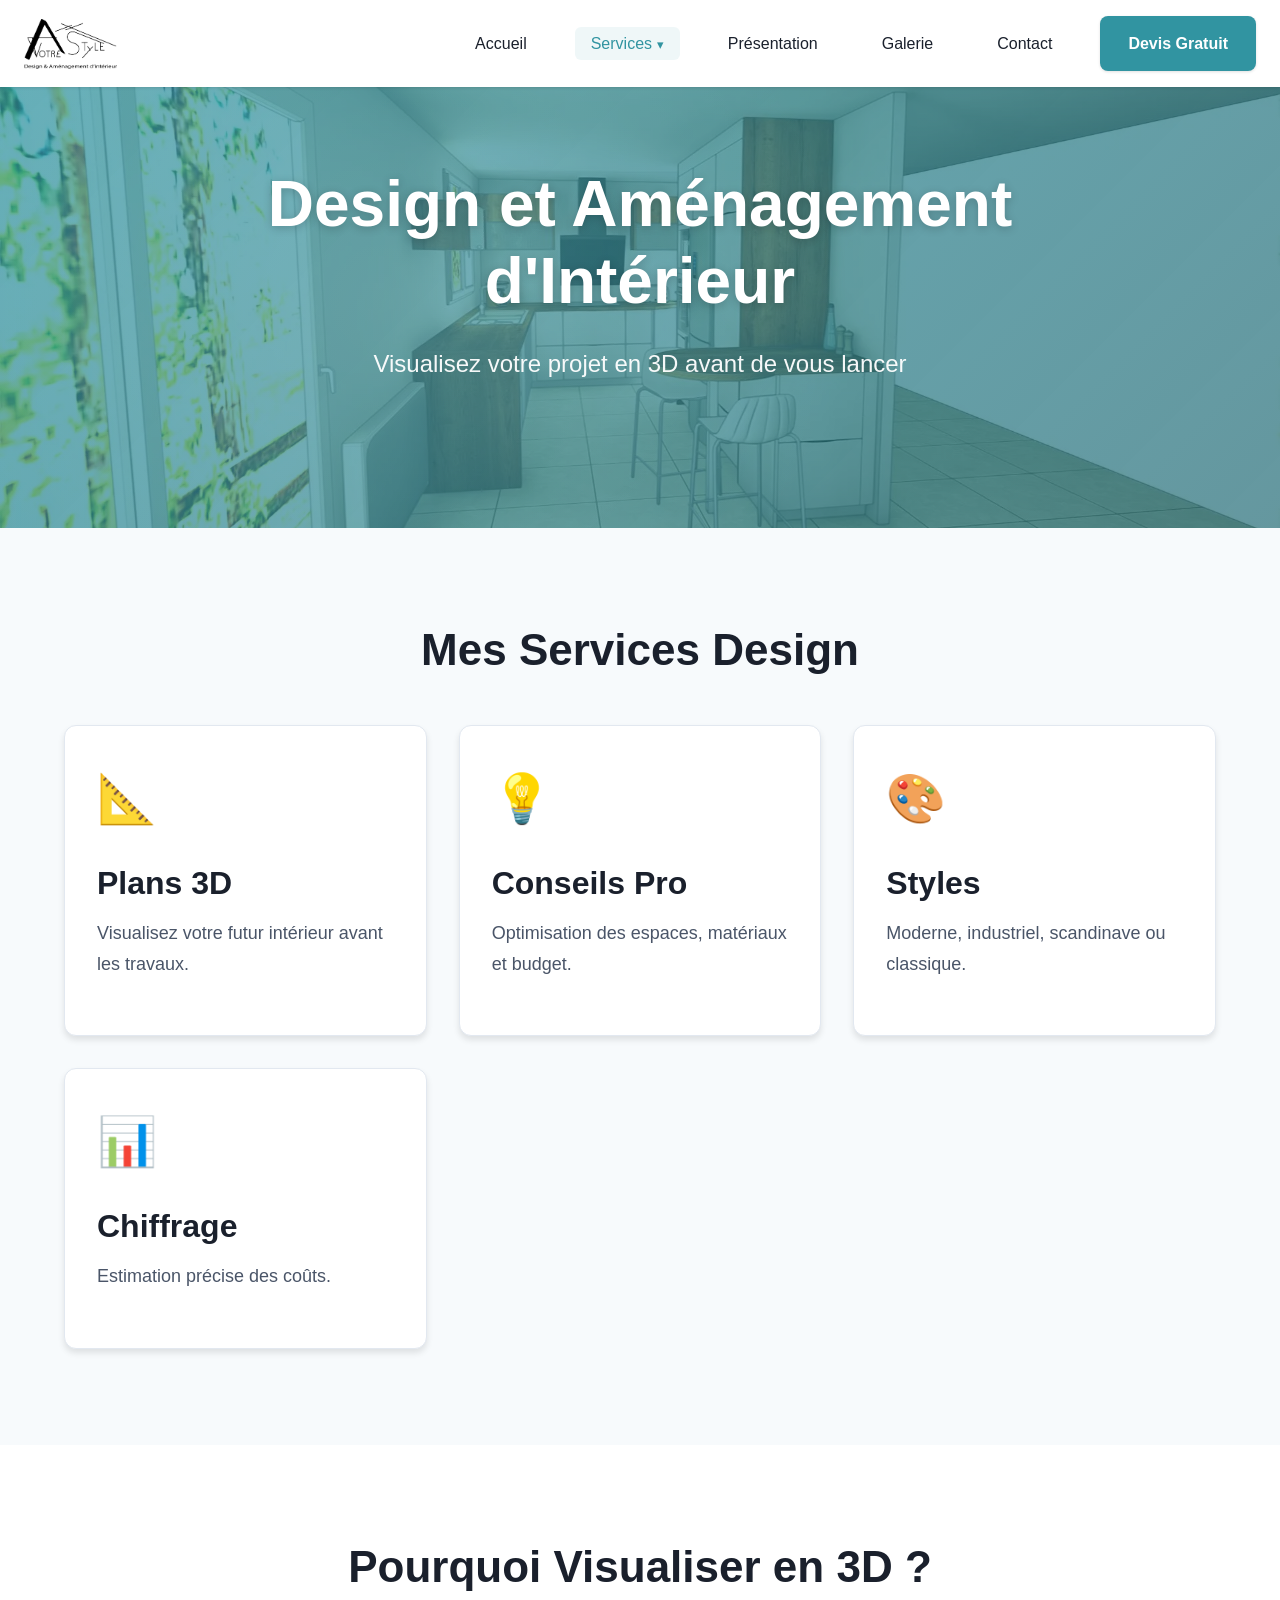
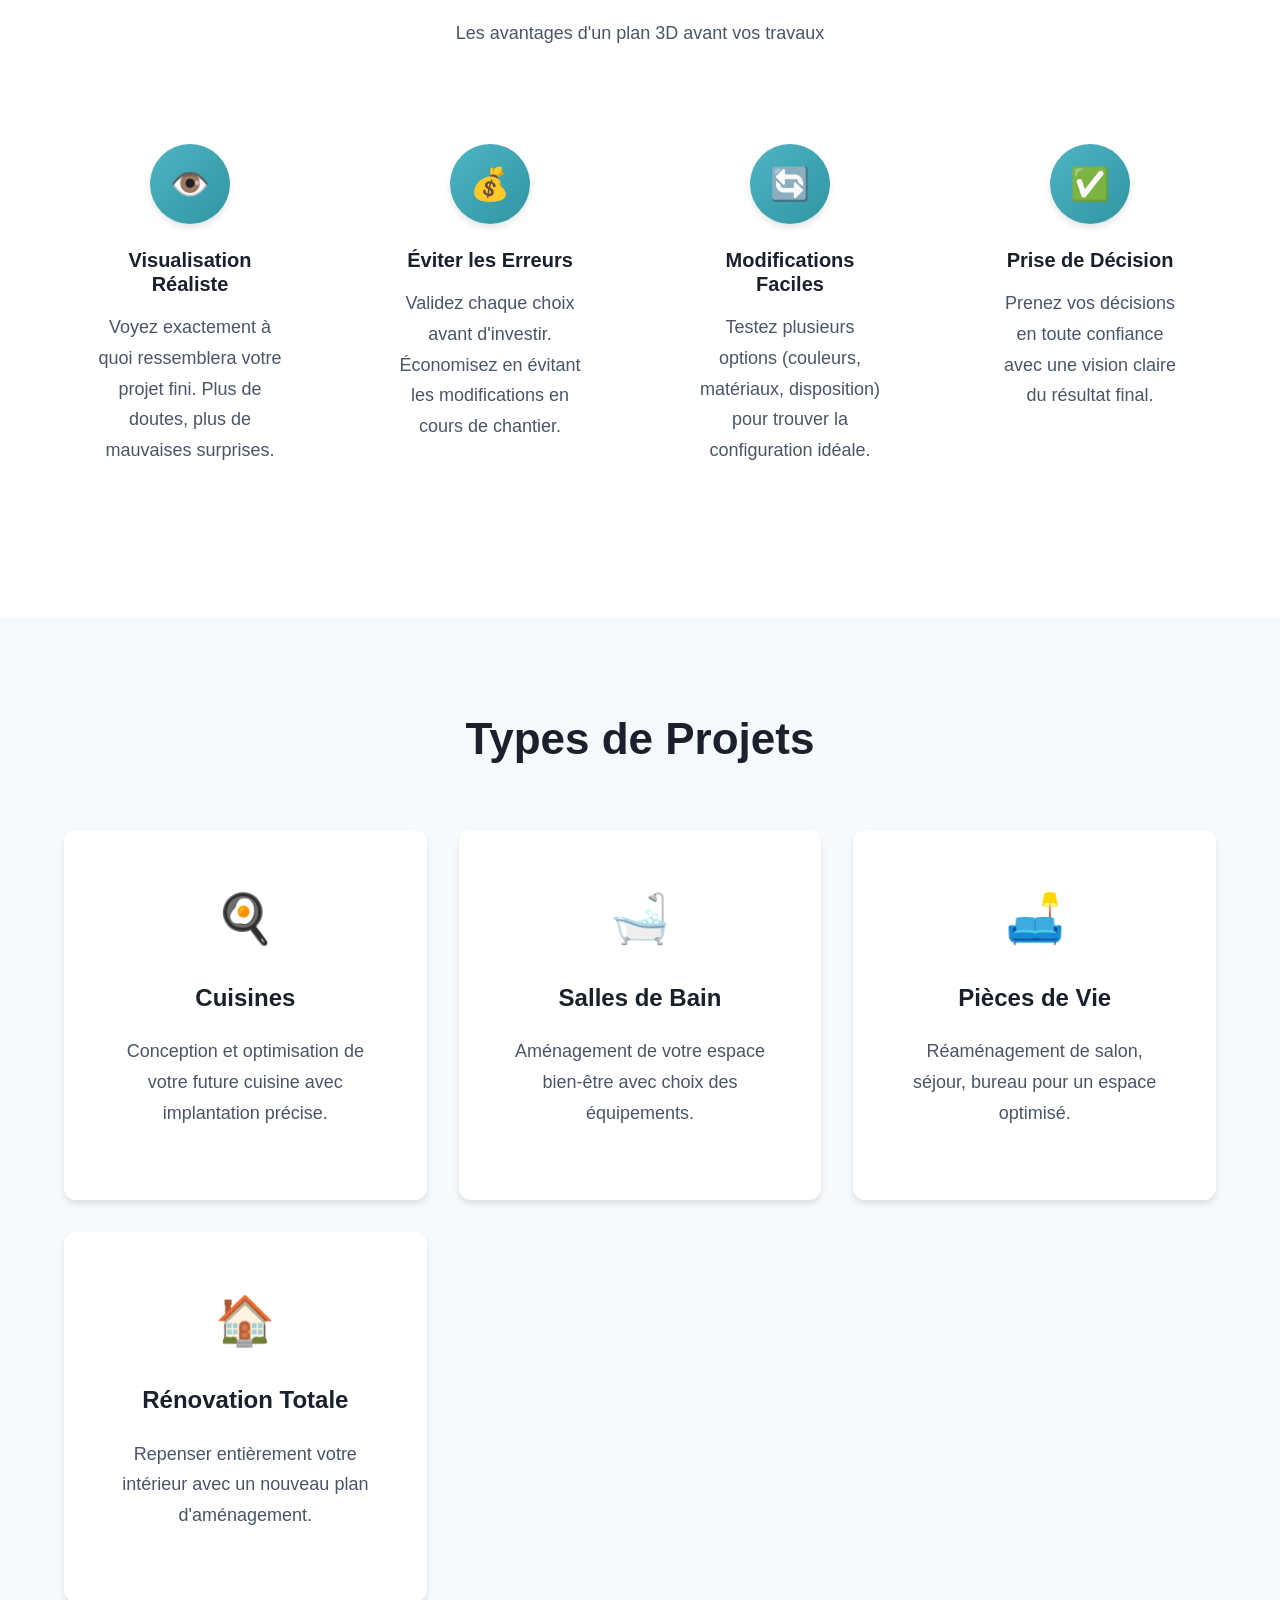
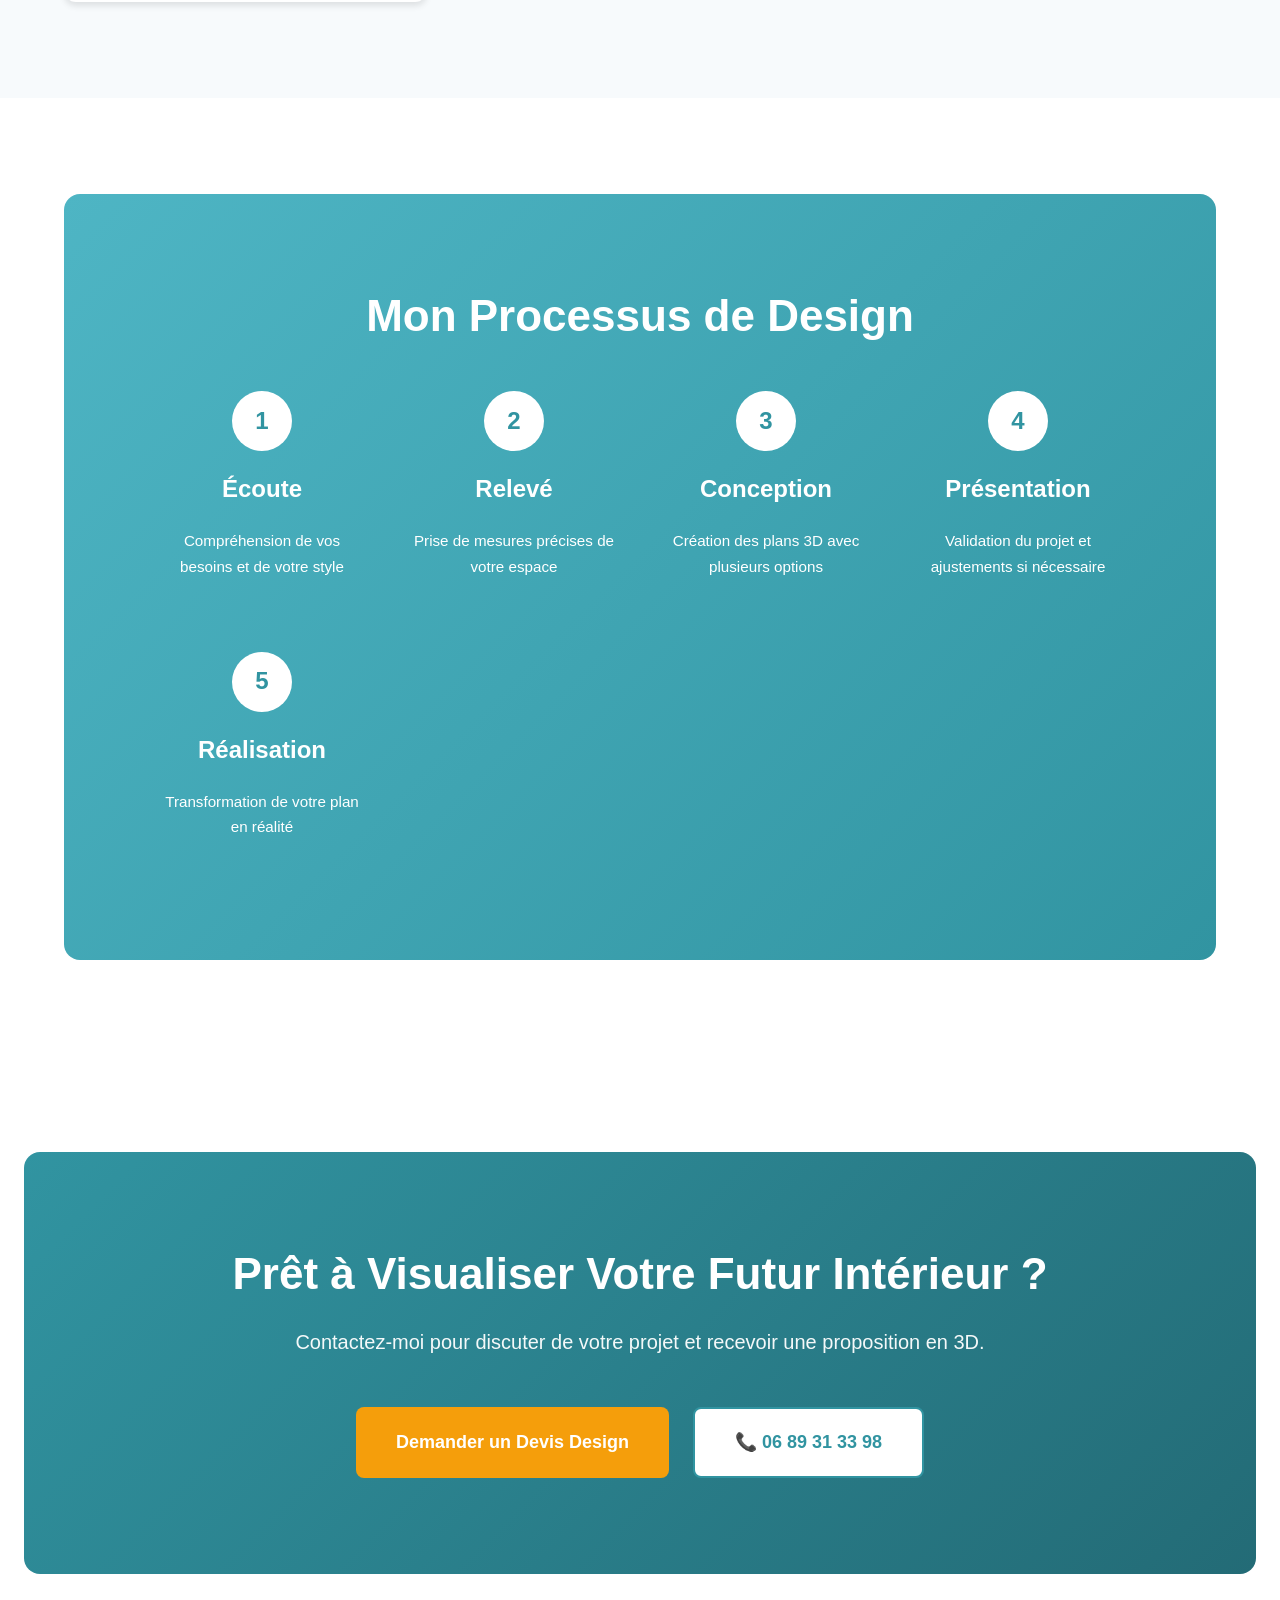
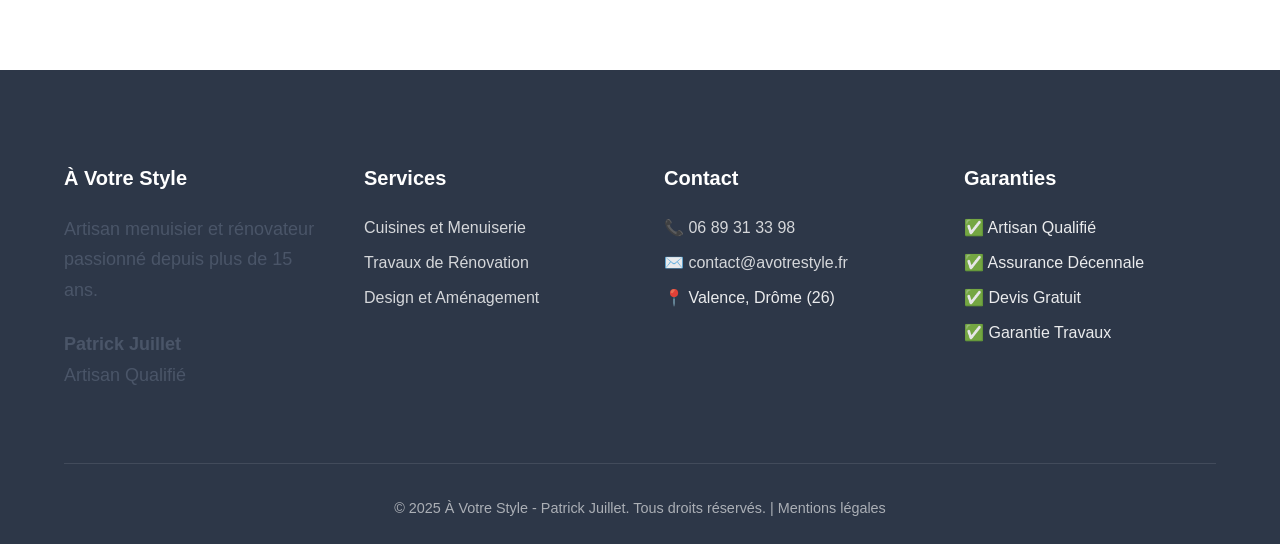
<file: design-amenagement.html>
<!DOCTYPE html>
<html lang="fr">
<head>
    <meta charset="UTF-8">
    <meta name="viewport" content="width=device-width, initial-scale=1.0, viewport-fit=cover">
    <meta name="description" content="Plans 3D, conseils design et aménagement d'intérieur à Valence. Visualisez votre projet avant de vous lancer avec Patrick Juillet.">
    <meta name="theme-color" content="#3194a1">
    <title>Design & Aménagement d'Intérieur | À Votre Style Valence</title>
    
    <!-- DNS Prefetch -->
    <link rel="dns-prefetch" href="https://www.googletagmanager.com">
    <link rel="preconnect" href="https://www.googletagmanager.com" crossorigin>
    
    <!-- Preload CSS -->
    <link rel="preload" href="css/style.css" as="style">
    <link rel="stylesheet" href="css/style.css">
    
    <script async src="https://www.googletagmanager.com/gtag/js?id=G-1D14PCKE79"></script>
    <script>
        window.dataLayer = window.dataLayer || [];
        function gtag(){dataLayer.push(arguments);}
        gtag('js', new Date());
        gtag('config', 'G-1D14PCKE79');
    </script>
    <link rel="icon" type="image/png" href="img/logo-a-votre-style.png">
    <link rel="canonical" href="https://www.avotrestyle.fr/design-amenagement.html">
    <!-- Open Graph -->
    <meta property="og:type" content="website">
    <meta property="og:url" content="https://www.avotrestyle.fr/design-amenagement.html">
    <meta property="og:title" content="Design & Aménagement Intérieur | À Votre Style Valence">
    <meta property="og:description" content="Conception 3D et aménagement intérieur à Valence. Visualisez votre projet avant les travaux avec Patrick Juillet.">
    <meta property="og:image" content="https://www.avotrestyle.fr/img/logo-a-votre-style.png">
    <meta property="og:locale" content="fr_FR">
    <meta name="twitter:card" content="summary_large_image">
</head>
<body>
    <header class="header" id="header">
        <nav class="nav-wrapper">
            <a href="/" class="logo">
                <img src="img/logo-a-votre-style.png" alt="À Votre Style" width="180" height="60" loading="eager">
            </a>
            
            <button class="menu-toggle" id="menuToggle" aria-label="Menu" aria-expanded="false">
                <span></span>
                <span></span>
                <span></span>
            </button>
            
            <ul class="nav-menu" id="navMenu">
                <li><a href="/" class="nav-link">Accueil</a></li>
                <li class="nav-services">
                    <a href="#" class="nav-link active">Services</a>
                    <div class="services-dropdown">
                        <a href="cuisine-menuiserie.html">Cuisines et Menuiserie</a>
                        <a href="travaux.html">Travaux de Rénovation</a>
                        <a href="design-amenagement.html" class="active">Design et Aménagement</a>
                    </div>
                </li>
                <li><a href="about.html" class="nav-link">Présentation</a></li>
                <li><a href="galerie.html" class="nav-link">Galerie</a></li>
                <li><a href="contact.html" class="nav-link">Contact</a></li>
                <li><a href="contact.html" class="btn btn-primary">Devis Gratuit</a></li>
            </ul>
        </nav>
    </header>

    <section class="hero hero--50" style="background: linear-gradient(135deg, rgba(49, 148, 161, 0.75) 0%, rgba(35, 107, 118, 0.7) 100%), url('img/design/2.webp') center/cover no-repeat;">
        <div class="hero-content">
            <h1>Design et Aménagement d'Intérieur</h1>
            <p>Visualisez votre projet en 3D avant de vous lancer</p>
        </div>
    </section>

    <section class="section bg-light">
        <div class="container">
            <h2 class="text-center">Mes Services Design</h2>
            
            <div class="cards-grid" class="mt-2xl">
                <div class="card">
                    <span class="card-icon">📐</span>
                    <h3>Plans 3D</h3>
                    <p>Visualisez votre futur intérieur avant les travaux.</p>
                </div>
                
                <div class="card">
                    <span class="card-icon">💡</span>
                    <h3>Conseils Pro</h3>
                    <p>Optimisation des espaces, matériaux et budget.</p>
                </div>
                
                <div class="card">
                    <span class="card-icon">🎨</span>
                    <h3>Styles</h3>
                    <p>Moderne, industriel, scandinave ou classique.</p>
                </div>
                
                <div class="card">
                    <span class="card-icon">📊</span>
                    <h3>Chiffrage</h3>
                    <p>Estimation précise des coûts.</p>
                </div>
            </div>
        </div>
    </section>

    <section class="section">
        <div class="container">
            <h2 class="text-center">Pourquoi Visualiser en 3D ?</h2>
            <p class="text-center" class="section-intro">
                Les avantages d'un plan 3D avant vos travaux
            </p>
            
            <div class="features-grid">
                <div class="feature">
                    <div class="feature-icon">👁️</div>
                    <h3>Visualisation Réaliste</h3>
                    <p>Voyez exactement à quoi ressemblera votre projet fini. Plus de doutes, plus de mauvaises surprises.</p>
                </div>
                
                <div class="feature">
                    <div class="feature-icon">💰</div>
                    <h3>Éviter les Erreurs</h3>
                    <p>Validez chaque choix avant d'investir. Économisez en évitant les modifications en cours de chantier.</p>
                </div>
                
                <div class="feature">
                    <div class="feature-icon">🔄</div>
                    <h3>Modifications Faciles</h3>
                    <p>Testez plusieurs options (couleurs, matériaux, disposition) pour trouver la configuration idéale.</p>
                </div>
                
                <div class="feature">
                    <div class="feature-icon">✅</div>
                    <h3>Prise de Décision</h3>
                    <p>Prenez vos décisions en toute confiance avec une vision claire du résultat final.</p>
                </div>
            </div>
        </div>
    </section>

    <section class="section bg-light">
        <div class="container">
            <h2 class="text-center">Types de Projets</h2>
            
            <div class="grid-auto-280">
                <div class="card-white-center">
                    <div class="emoji-icon">🍳</div>
                    <h4>Cuisines</h4>
                    <p class="text-gray">Conception et optimisation de votre future cuisine avec implantation précise.</p>
                </div>
                
                <div class="card-white-center">
                    <div class="emoji-icon">🛁</div>
                    <h4>Salles de Bain</h4>
                    <p class="text-gray">Aménagement de votre espace bien-être avec choix des équipements.</p>
                </div>
                
                <div class="card-white-center">
                    <div class="emoji-icon">🛋️</div>
                    <h4>Pièces de Vie</h4>
                    <p class="text-gray">Réaménagement de salon, séjour, bureau pour un espace optimisé.</p>
                </div>
                
                <div class="card-white-center">
                    <div class="emoji-icon">🏠</div>
                    <h4>Rénovation Totale</h4>
                    <p class="text-gray">Repenser entièrement votre intérieur avec un nouveau plan d'aménagement.</p>
                </div>
            </div>
        </div>
    </section>

    <section class="section">
        <div class="container">
            <div class="card-gradient">
                <h2 class="text-white mb-md">Mon Processus de Design</h2>
                
                <div class="grid-auto-200 mt-xl">
                    <div>
                        <div class="step-number step-number--white">1</div>
                        <h4 class="text-white">Écoute</h4>
                        <p class="text-sm">Compréhension de vos besoins et de votre style</p>
                    </div>
                    
                    <div>
                        <div class="step-number step-number--white">2</div>
                        <h4 class="text-white">Relevé</h4>
                        <p class="text-sm">Prise de mesures précises de votre espace</p>
                    </div>
                    
                    <div>
                        <div class="step-number step-number--white">3</div>
                        <h4 class="text-white">Conception</h4>
                        <p class="text-sm">Création des plans 3D avec plusieurs options</p>
                    </div>
                    
                    <div>
                        <div class="step-number step-number--white">4</div>
                        <h4 class="text-white">Présentation</h4>
                        <p class="text-sm">Validation du projet et ajustements si nécessaire</p>
                    </div>
                    
                    <div>
                        <div class="step-number step-number--white">5</div>
                        <h4 class="text-white">Réalisation</h4>
                        <p class="text-sm">Transformation de votre plan en réalité</p>
                    </div>
                </div>
            </div>
        </div>
    </section>

    <div class="cta-section">
        <div class="container text-center">
            <h2>Prêt à Visualiser Votre Futur Intérieur ?</h2>
            <p>Contactez-moi pour discuter de votre projet et recevoir une proposition en 3D.</p>
            <div class="flex-center mt-xl">
                <a href="contact.html" class="btn btn-accent btn-large">Demander un Devis Design</a>
                <a href="tel:0689313398" class="btn btn-secondary btn-large">📞 06 89 31 33 98</a>
            </div>
        </div>
    </div>

    <footer class="footer">
        <div class="container">
            <div class="footer-grid">
                <div>
                    <h3>À Votre Style</h3>
                    <p>Artisan menuisier et rénovateur passionné depuis plus de 15 ans.</p>
                    <p class="mt-md"><strong>Patrick Juillet</strong><br>Artisan Qualifié</p>
                </div>
                <div>
                    <h3>Services</h3>
                    <ul>
                        <li><a href="cuisine-menuiserie.html">Cuisines et Menuiserie</a></li>
                        <li><a href="travaux.html">Travaux de Rénovation</a></li>
                        <li><a href="design-amenagement.html">Design et Aménagement</a></li>
                    </ul>
                </div>
                <div>
                    <h3>Contact</h3>
                    <ul>
                        <li>📞 <a href="tel:0689313398">06 89 31 33 98</a></li>
                        <li>✉️ <a href="mailto:contact@avotrestyle.fr">contact@avotrestyle.fr</a></li>
                        <li>📍 Valence, Drôme (26)</li>
                    </ul>
                </div>
                <div>
                    <h3>Garanties</h3>
                    <ul>
                        <li>✅ Artisan Qualifié</li>
                        <li>✅ Assurance Décennale</li>
                        <li>✅ Devis Gratuit</li>
                        <li>✅ Garantie Travaux</li>
                    </ul>
                </div>
            </div>
            <div class="footer-bottom">
                &copy; 2025 À Votre Style - Patrick Juillet. Tous droits réservés. | 
                <a href="mentions-legales.html">Mentions légales</a>
            </div>
        </div>
    </footer>

    <script src="js/main.js" defer></script>
</body>
</html>
</file>
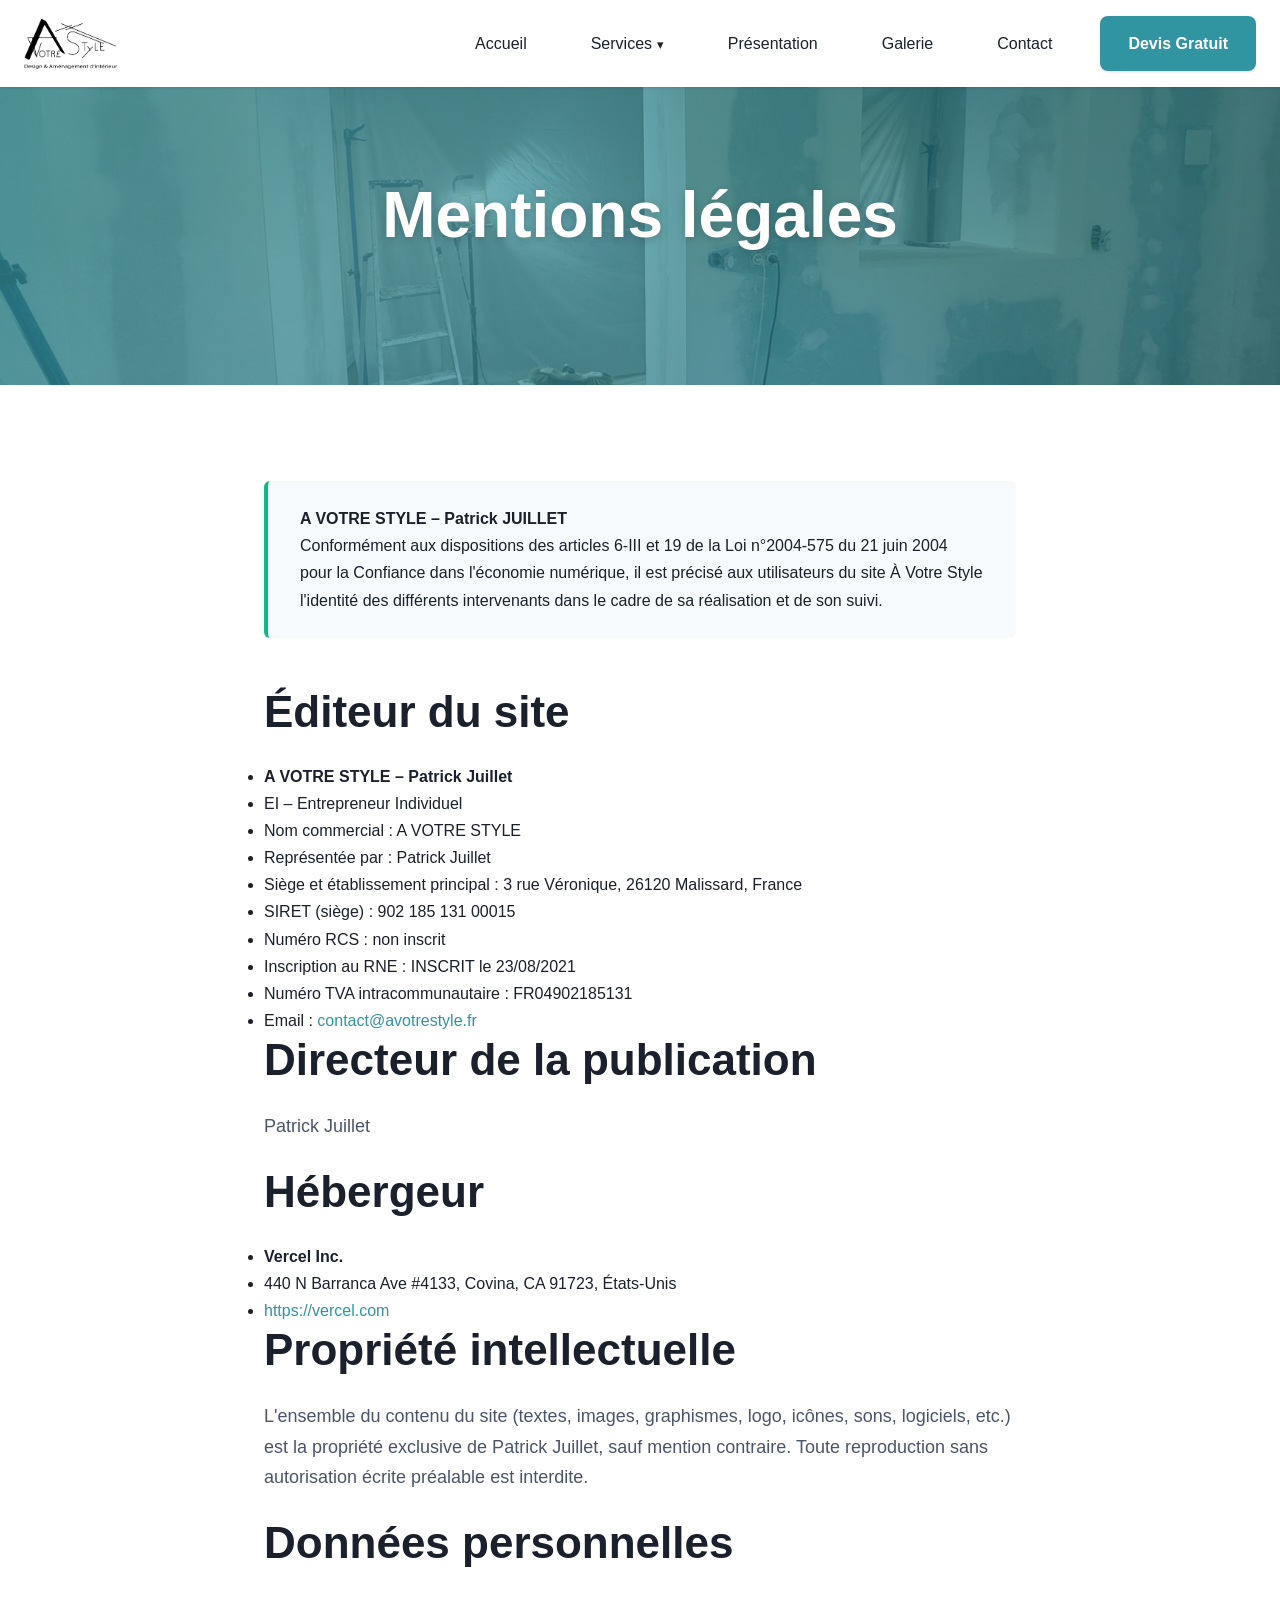
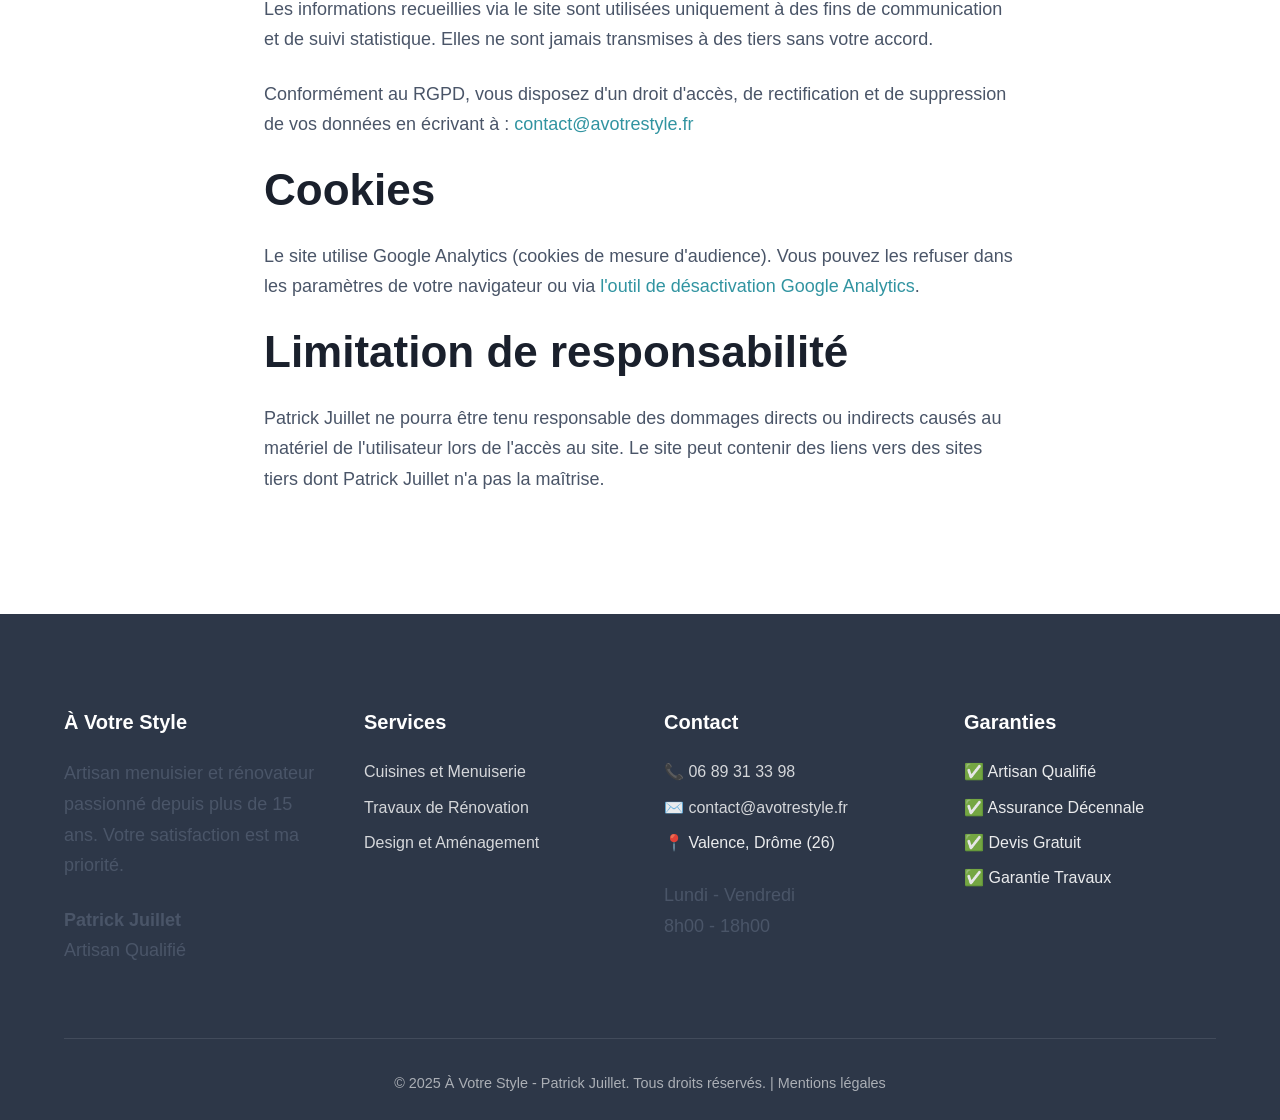
<file: mentions-legales.html>
<!DOCTYPE html>
<html lang="fr">
<head>
    <meta charset="UTF-8">
    <meta name="viewport" content="width=device-width, initial-scale=1.0, viewport-fit=cover">
    <meta name="description" content="Mentions légales du site À Votre Style - Patrick Juillet, artisan rénovation et menuiserie à Valence (Drôme).">
    <meta name="robots" content="noindex, follow">
    <meta name="theme-color" content="#3194a1">
    <title>Mentions légales | À Votre Style</title>
    <link rel="preload" href="css/style.css" as="style">
    <link rel="stylesheet" href="css/style.css">
    <link rel="sitemap" type="application/xml" href="/sitemap.xml">
    <link rel="canonical" href="https://www.avotrestyle.fr/mentions-legales.html">
    <link rel="icon" type="image/png" href="img/logo-a-votre-style.png">
    <meta property="og:type" content="website">
    <meta property="og:url" content="https://www.avotrestyle.fr/mentions-legales.html">
    <meta property="og:title" content="Mentions légales | À Votre Style">
    <meta property="og:description" content="Mentions légales - À Votre Style, artisan rénovation à Valence (Drôme).">
    <meta property="og:image" content="https://www.avotrestyle.fr/img/logo-a-votre-style.png">
    <script async src="https://www.googletagmanager.com/gtag/js?id=G-1D14PCKE79"></script>
    <script>window.dataLayer=window.dataLayer||[];function gtag(){dataLayer.push(arguments);}gtag('js',new Date());gtag('config','G-1D14PCKE79');</script>
</head>
<body>
    <header class="header" id="header">
        <nav class="nav-wrapper">
            <a href="/" class="logo">
                <img src="img/logo-a-votre-style.png" alt="À Votre Style - Artisan Patrick Juillet" width="180" height="60" loading="eager">
            </a>
            <button class="menu-toggle" id="menuToggle" aria-label="Menu" aria-expanded="false">
                <span></span><span></span><span></span>
            </button>
            <ul class="nav-menu" id="navMenu">
                <li><a href="/" class="nav-link">Accueil</a></li>
                <li class="nav-services">
                    <a href="#" class="nav-link">Services</a>
                    <div class="services-dropdown">
                        <a href="cuisine-menuiserie.html">Cuisines et Menuiserie</a>
                        <a href="travaux.html">Travaux de Rénovation</a>
                        <a href="design-amenagement.html">Design et Aménagement</a>
                    </div>
                </li>
                <li><a href="about.html" class="nav-link">Présentation</a></li>
                <li><a href="galerie.html" class="nav-link">Galerie</a></li>
                <li><a href="contact.html" class="nav-link">Contact</a></li>
                <li><a href="contact.html" class="btn btn-primary">Devis Gratuit</a></li>
            </ul>
        </nav>
    </header>

    <section class="hero hero--35">
        <div class="hero-content"><h1>Mentions légales</h1></div>
    </section>

    <section class="section">
        <div class="container" style="max-width: 800px;">
            <div class="notice-box">
                <strong>A VOTRE STYLE – Patrick JUILLET</strong><br>
                Conformément aux dispositions des articles 6-III et 19 de la Loi n°2004-575 du 21 juin 2004 pour la Confiance dans l'économie numérique, il est précisé aux utilisateurs du site À Votre Style l'identité des différents intervenants dans le cadre de sa réalisation et de son suivi.
            </div>
            <h2>Éditeur du site</h2>
            <ul>
                <li><strong>A VOTRE STYLE – Patrick Juillet</strong></li>
                <li>EI – Entrepreneur Individuel</li>
                <li>Nom commercial : A VOTRE STYLE</li>
                <li>Représentée par : Patrick Juillet</li>
                <li>Siège et établissement principal : 3 rue Véronique, 26120 Malissard, France</li>
                <li>SIRET (siège) : 902 185 131 00015</li>
                <li>Numéro RCS : non inscrit</li>
                <li>Inscription au RNE : INSCRIT le 23/08/2021</li>
                <li>Numéro TVA intracommunautaire : FR04902185131</li>
                <li>Email : <a href="mailto:contact@avotrestyle.fr">contact@avotrestyle.fr</a></li>
            </ul>
            <h2>Directeur de la publication</h2>
            <p>Patrick Juillet</p>
            <h2>Hébergeur</h2>
            <ul>
                <li><strong>Vercel Inc.</strong></li>
                <li>440 N Barranca Ave #4133, Covina, CA 91723, États-Unis</li>
                <li><a href="https://vercel.com" target="_blank" rel="noopener noreferrer">https://vercel.com</a></li>
            </ul>
            <h2>Propriété intellectuelle</h2>
            <p>L'ensemble du contenu du site (textes, images, graphismes, logo, icônes, sons, logiciels, etc.) est la propriété exclusive de Patrick Juillet, sauf mention contraire. Toute reproduction sans autorisation écrite préalable est interdite.</p>
            <h2>Données personnelles</h2>
            <p>Les informations recueillies via le site sont utilisées uniquement à des fins de communication et de suivi statistique. Elles ne sont jamais transmises à des tiers sans votre accord.</p>
            <p>Conformément au RGPD, vous disposez d'un droit d'accès, de rectification et de suppression de vos données en écrivant à : <a href="mailto:contact@avotrestyle.fr">contact@avotrestyle.fr</a></p>
            <h2>Cookies</h2>
            <p>Le site utilise Google Analytics (cookies de mesure d'audience). Vous pouvez les refuser dans les paramètres de votre navigateur ou via <a href="https://tools.google.com/dlpage/gaoptout" target="_blank" rel="noopener noreferrer">l'outil de désactivation Google Analytics</a>.</p>
            <h2>Limitation de responsabilité</h2>
            <p>Patrick Juillet ne pourra être tenu responsable des dommages directs ou indirects causés au matériel de l'utilisateur lors de l'accès au site. Le site peut contenir des liens vers des sites tiers dont Patrick Juillet n'a pas la maîtrise.</p>
        </div>
    </section>

    <footer class="footer">
        <div class="container">
            <div class="footer-grid">
                <div>
                    <h3>À Votre Style</h3>
                    <p>Artisan menuisier et rénovateur passionné depuis plus de 15 ans. Votre satisfaction est ma priorité.</p>
                    <p class="mt-md"><strong>Patrick Juillet</strong><br>Artisan Qualifié</p>
                </div>
                <div>
                    <h3>Services</h3>
                    <ul>
                        <li><a href="cuisine-menuiserie.html">Cuisines et Menuiserie</a></li>
                        <li><a href="travaux.html">Travaux de Rénovation</a></li>
                        <li><a href="design-amenagement.html">Design et Aménagement</a></li>
                    </ul>
                </div>
                <div>
                    <h3>Contact</h3>
                    <ul>
                        <li>📞 <a href="tel:0689313398">06 89 31 33 98</a></li>
                        <li>✉️ <a href="mailto:contact@avotrestyle.fr">contact@avotrestyle.fr</a></li>
                        <li>📍 Valence, Drôme (26)</li>
                    </ul>
                    <p class="mt-md" class="text-sm">Lundi - Vendredi<br>8h00 - 18h00</p>
                </div>
                <div>
                    <h3>Garanties</h3>
                    <ul>
                        <li>✅ Artisan Qualifié</li>
                        <li>✅ Assurance Décennale</li>
                        <li>✅ Devis Gratuit</li>
                        <li>✅ Garantie Travaux</li>
                    </ul>
                </div>
            </div>
            <div class="footer-bottom">
                &copy; 2025 À Votre Style - Patrick Juillet. Tous droits réservés. |
                <a href="mentions-legales.html">Mentions légales</a>
            </div>
        </div>
    </footer>
    <script src="js/main.js" defer></script>
</body>
</html>
</file>
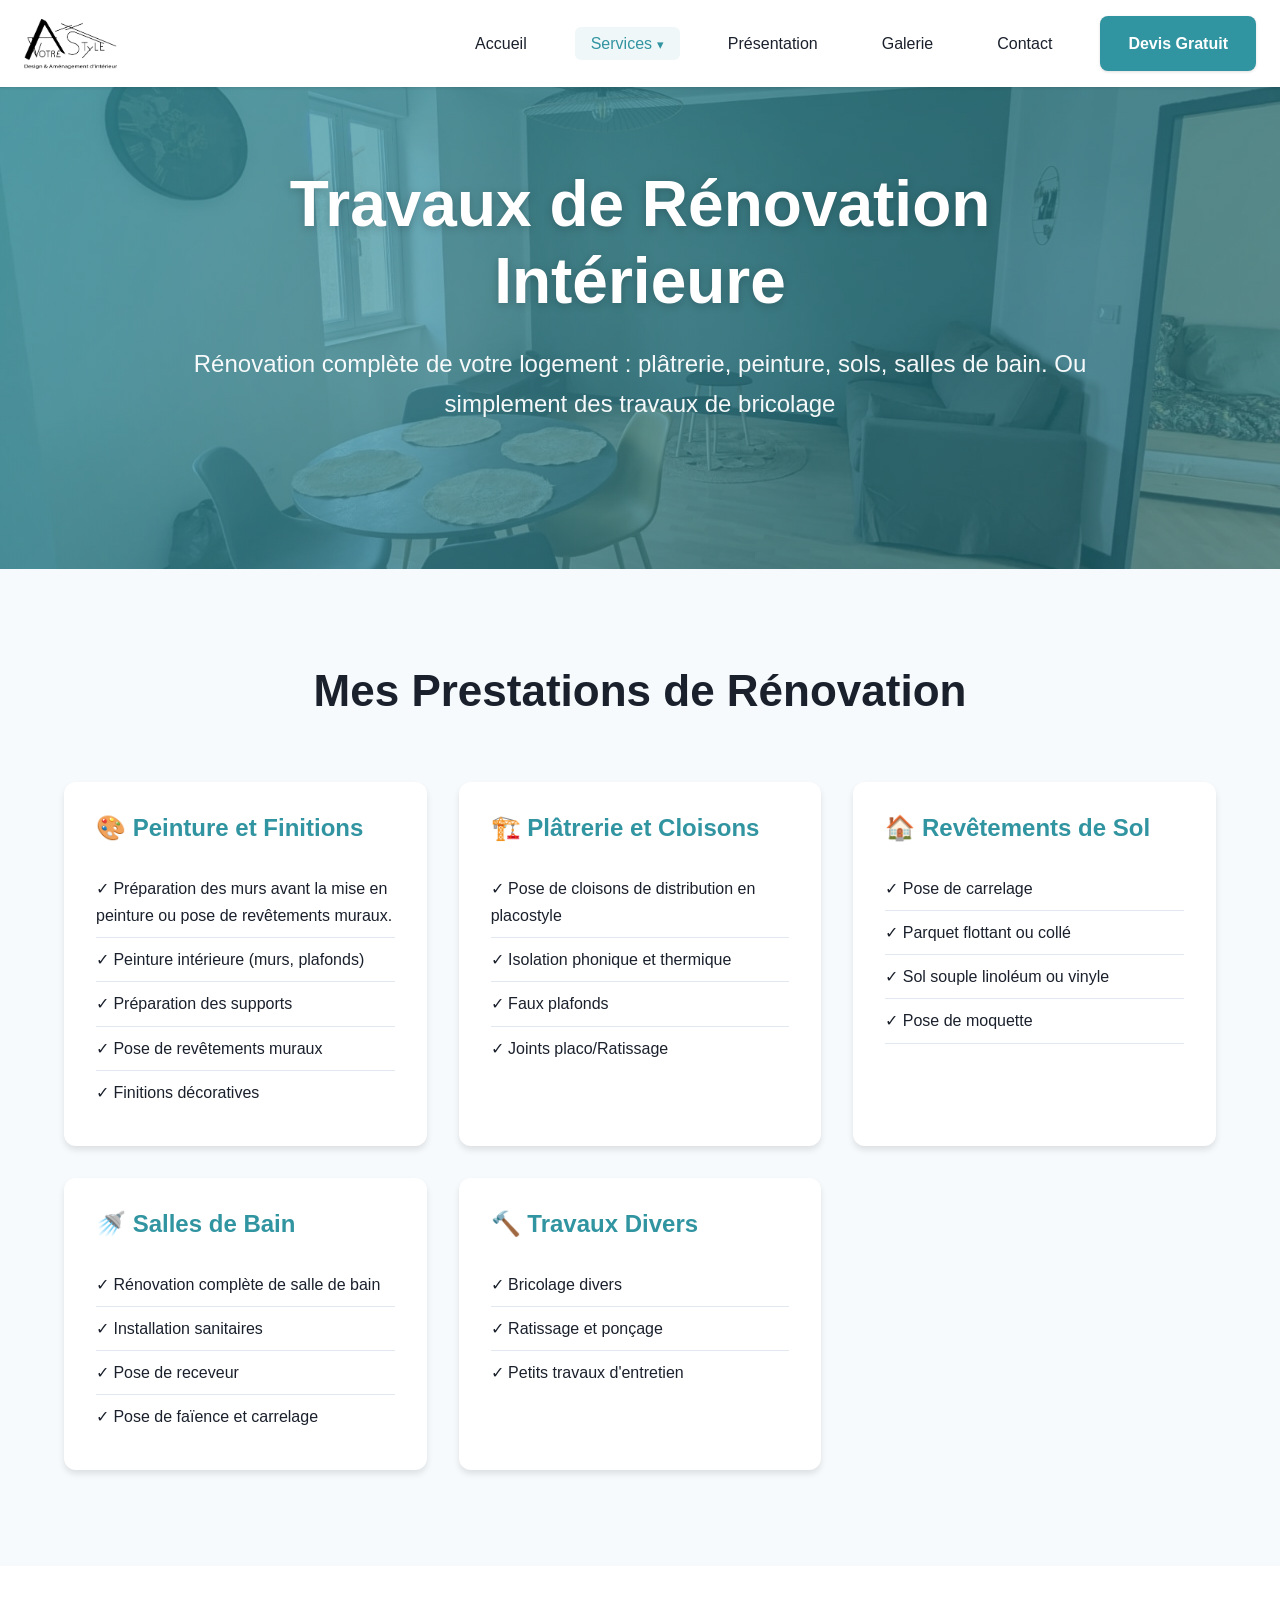
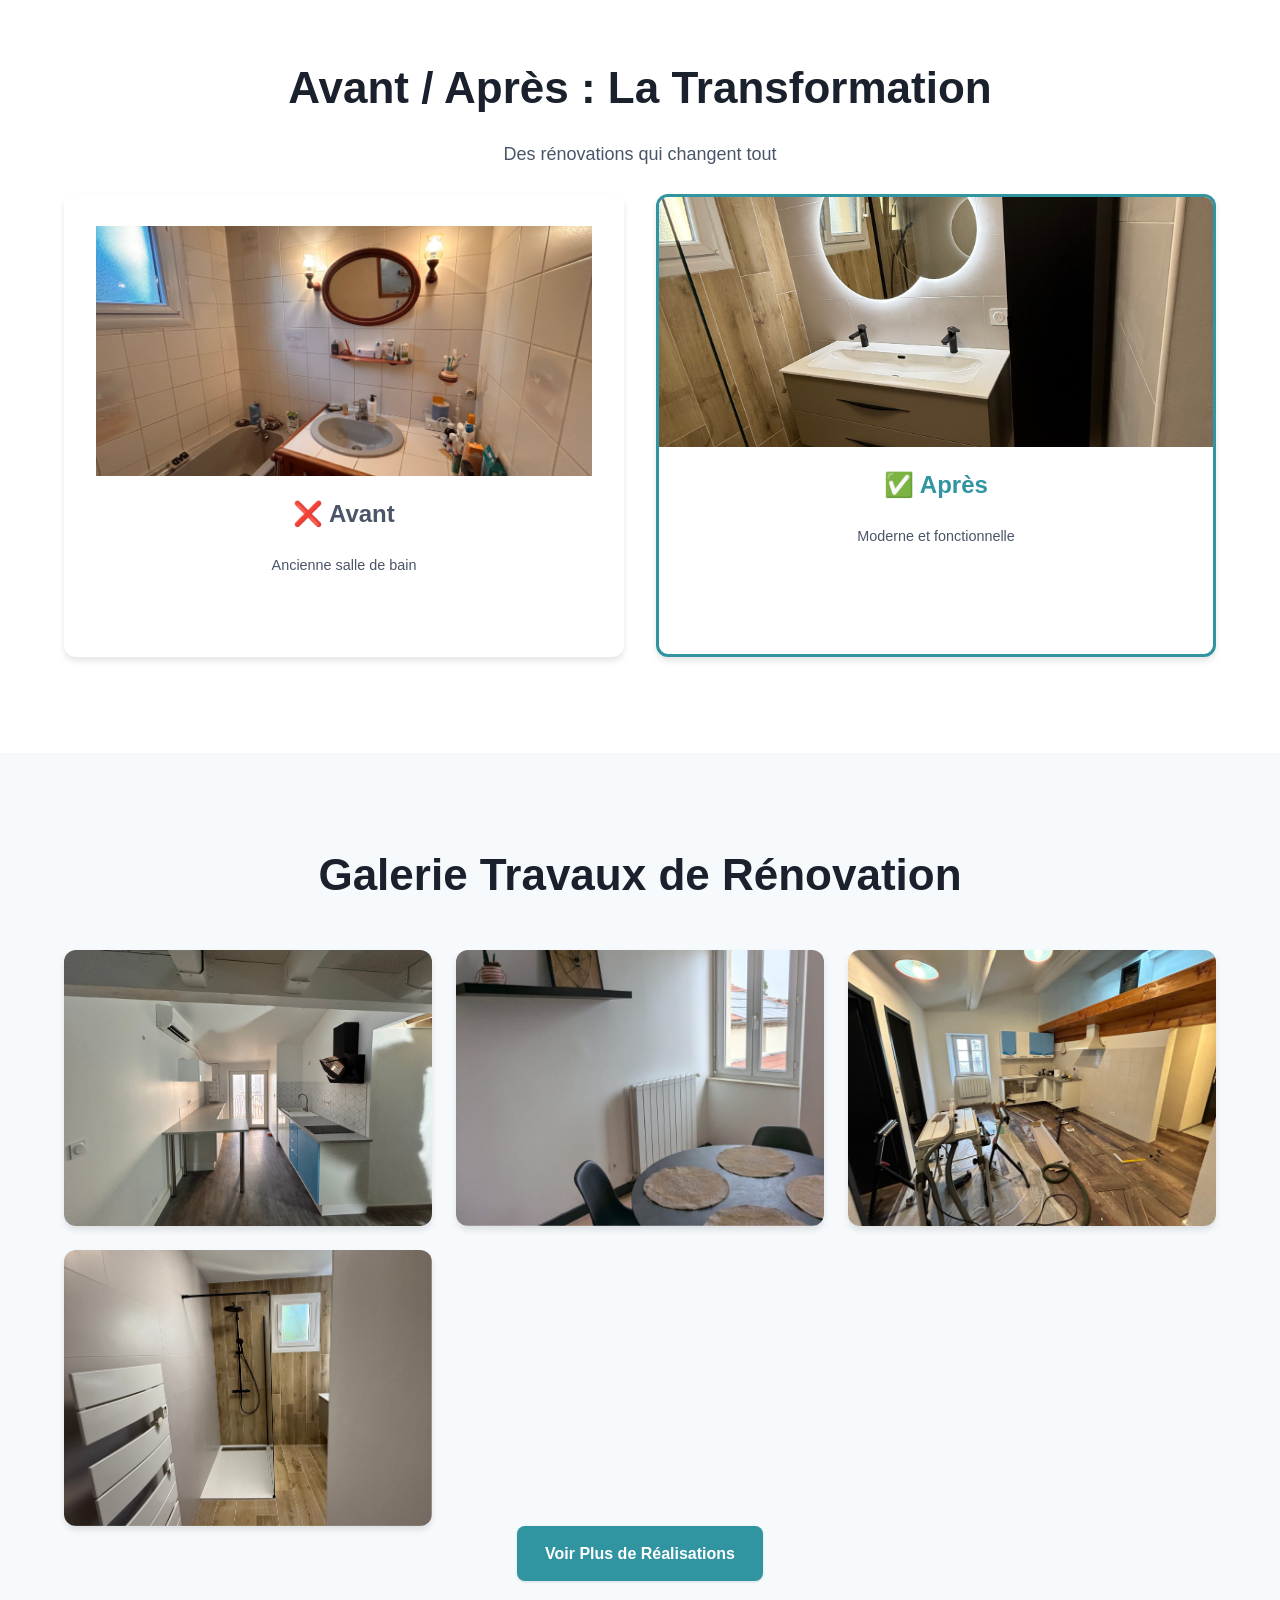
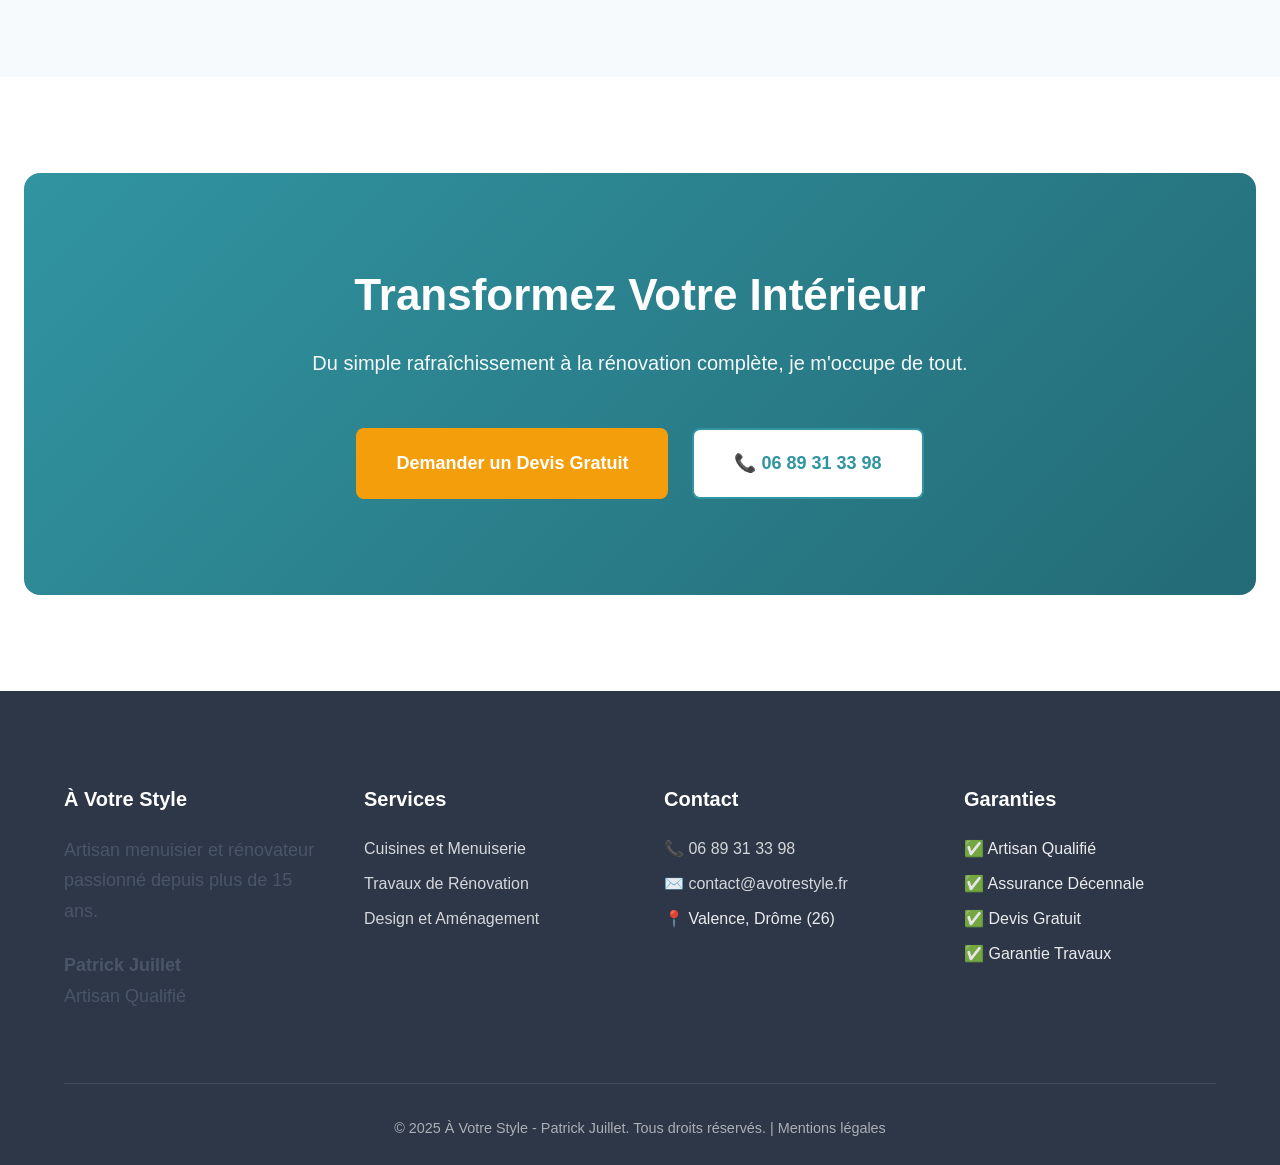
<file: travaux.html>
<!DOCTYPE html>
<html lang="fr">
<head>
    <meta charset="UTF-8">
    <meta name="viewport" content="width=device-width, initial-scale=1.0, viewport-fit=cover">
    <meta name="description" content="Travaux de rénovation intérieure à Valence : plâtrerie, peinture, carrelage, parquet, salle de bain. Un seul artisan pour votre projet clé en main.">
    <meta name="theme-color" content="#3194a1">
    <title>Travaux de Rénovation Intérieure | À Votre Style Valence</title>
    
    <!-- DNS Prefetch -->
    <link rel="dns-prefetch" href="https://www.googletagmanager.com">
    <link rel="preconnect" href="https://www.googletagmanager.com" crossorigin>
    
    <!-- Preload CSS -->
    <link rel="preload" href="css/style.css" as="style">
    <link rel="stylesheet" href="css/style.css">
    
    <script async src="https://www.googletagmanager.com/gtag/js?id=G-1D14PCKE79"></script>
    <script>
        window.dataLayer = window.dataLayer || [];
        function gtag(){dataLayer.push(arguments);}
        gtag('js', new Date());
        gtag('config', 'G-1D14PCKE79');
    </script>
    <link rel="icon" type="image/png" href="img/logo-a-votre-style.png">
    <link rel="canonical" href="https://www.avotrestyle.fr/travaux.html">
    <!-- Open Graph -->
    <meta property="og:type" content="website">
    <meta property="og:url" content="https://www.avotrestyle.fr/travaux.html">
    <meta property="og:title" content="Travaux de Rénovation | À Votre Style Valence">
    <meta property="og:description" content="Plâtrerie, peinture, carrelage, sols, salle de bain. Rénovation complète clé en main à Valence par Patrick Juillet.">
    <meta property="og:image" content="https://www.avotrestyle.fr/img/logo-a-votre-style.png">
    <meta property="og:locale" content="fr_FR">
    <meta name="twitter:card" content="summary_large_image">
</head>
<body>
    <header class="header" id="header">
        <nav class="nav-wrapper">
            <a href="/" class="logo">
                <img src="img/logo-a-votre-style.png" alt="À Votre Style" width="180" height="60" loading="eager">
            </a>
            
            <button class="menu-toggle" id="menuToggle" aria-label="Menu" aria-expanded="false">
                <span></span>
                <span></span>
                <span></span>
            </button>
            
            <ul class="nav-menu" id="navMenu">
                <li><a href="/" class="nav-link">Accueil</a></li>
                <li class="nav-services">
                    <a href="#" class="nav-link active">Services</a>
                    <div class="services-dropdown">
                        <a href="cuisine-menuiserie.html">Cuisines et Menuiserie</a>
                        <a href="travaux.html" class="active">Travaux de Rénovation</a>
                        <a href="design-amenagement.html">Design et Aménagement</a>
                    </div>
                </li>
                <li><a href="about.html" class="nav-link">Présentation</a></li>
                <li><a href="galerie.html" class="nav-link">Galerie</a></li>
                <li><a href="contact.html" class="nav-link">Contact</a></li>
                <li><a href="contact.html" class="btn btn-primary">Devis Gratuit</a></li>
            </ul>
        </nav>
    </header>

    <section class="hero hero--50" style="background: linear-gradient(135deg, rgba(49, 148, 161, 0.75) 0%, rgba(35, 107, 118, 0.7) 100%), url('img/travaux/9.webp') center/cover no-repeat;">
        <div class="hero-content">
            <h1>Travaux de Rénovation Intérieure</h1>
            <p>Rénovation complète de votre logement : plâtrerie, peinture, sols, salles de bain. Ou simplement des travaux de bricolage</p>
        </div>
    </section>


    <section class="section bg-light">
        <div class="container">
            <h2 class="text-center">Mes Prestations de Rénovation</h2>
            
            <div class="grid-auto-300 mt-2xl">
                <div class="card-white">
                    <h4 class="text-primary mb-md">🎨 Peinture et Finitions</h4>
                    <ul class="list-none">
                        <li class="schedule-row schedule-row--border">✓ Préparation des murs avant la mise en peinture ou pose de revêtements muraux.</li>
                        <li class="schedule-row schedule-row--border">✓ Peinture intérieure (murs, plafonds)</li>
                        <li class="schedule-row schedule-row--border">✓ Préparation des supports</li>
                        <li class="schedule-row schedule-row--border">✓ Pose de revêtements muraux</li>
                        <li class="schedule-row">✓ Finitions décoratives</li>
                    </ul>
                </div>
                
                <div class="card-white">
                    <h4 class="text-primary mb-md">🏗️ Plâtrerie et Cloisons</h4>
                    <ul class="list-none">
                        <li class="schedule-row schedule-row--border">✓ Pose de cloisons de distribution en placostyle</li>
                        <li class="schedule-row schedule-row--border">✓ Isolation phonique et thermique</li>
                        <li class="schedule-row schedule-row--border">✓ Faux plafonds</li>
                        <li class="schedule-row">✓ Joints placo/Ratissage</li>
                    </ul>
                </div>
                
                <div class="card-white">
                    <h4 class="text-primary mb-md">🏠 Revêtements de Sol</h4>
                    <ul class="list-none">
                        <li class="schedule-row schedule-row--border">✓ Pose de carrelage</li>
                        <li class="schedule-row schedule-row--border">✓ Parquet flottant ou collé</li>
                        <li class="schedule-row schedule-row--border">✓ Sol souple linoléum ou vinyle</li>
                        <li class="schedule-row schedule-row--border">✓ Pose de moquette</li>
                    </ul>
                </div>
                
                <div class="card-white">
                    <h4 class="text-primary mb-md">🚿 Salles de Bain</h4>
                    <ul class="list-none">
                        <li class="schedule-row schedule-row--border">✓ Rénovation complète de salle de bain</li>
                        <li class="schedule-row schedule-row--border">✓ Installation sanitaires</li>
                        <li class="schedule-row schedule-row--border">✓ Pose de receveur</li>
                        <li class="schedule-row">✓ Pose de faïence et carrelage</li>
                    </ul>
                </div>
                
                <div class="card-white">
                    <h4 class="text-primary mb-md">🔨 Travaux Divers</h4>
                    <ul class="list-none">
                        <li class="schedule-row schedule-row--border">✓ Bricolage divers</li>
                        <li class="schedule-row schedule-row--border">✓ Ratissage et ponçage</li>
                        <li class="schedule-row">✓ Petits travaux d'entretien</li>
                    </ul>
                </div>
            </div>
        </div>
    </section>

    <section class="section">
        <div class="container">
            <h2 class="text-center">Avant / Après : La Transformation</h2>
            <p class="text-center" class="text-gray mb-xl">Des rénovations qui changent tout</p>
            
            <div class="grid-auto-300">
                <div class="card-white">
                    <img src="img/travaux/4_Sdb_avant_1.jpg" alt="Salle de bain avant" loading="lazy" width="400" height="250" class="img-cover">
                    <div style="padding: var(--spacing-md); text-align: center;">
                        <h4 class="text-gray">❌ Avant</h4>
                        <p class="text-sm-gray">Ancienne salle de bain</p>
                    </div>
                </div>
                
                <div class="card-featured">
                    <img src="img/travaux/5_Sdb_apres_1.jpg" alt="Salle de bain après" loading="lazy" width="400" height="250" class="img-cover">
                    <div style="padding: var(--spacing-md); text-align: center;">
                        <h4 class="text-primary">✅ Après</h4>
                        <p class="text-sm-gray">Moderne et fonctionnelle</p>
                    </div>
                </div>
            </div>
        </div>
    </section>

    <section class="section bg-light">
        <div class="container">
            <h2 class="text-center">Galerie Travaux de Rénovation</h2>
            
            <div class="gallery-grid" class="mt-xl">
                <div class="gallery-item">
                    <img src="img/travaux/7_Sdb_apres_2.jpg" alt="Rénovation salle de bain">
                    <div class="gallery-overlay"><h4>Salle de Bain Complète</h4></div>
                </div>
                <div class="gallery-item">
                    <img src="img/travaux/8.jpg" alt="Travaux intérieurs">
                    <div class="gallery-overlay"><h4>Travaux Intérieurs</h4></div>
                </div>
                <div class="gallery-item">
                    <img src="img/travaux/10.jpg" alt="Rénovation">
                    <div class="gallery-overlay"><h4>Rénovation Pièce</h4></div>
                </div>
                <div class="gallery-item">
                    <img src="img/travaux/21.jpg" alt="Peinture">
                    <div class="gallery-overlay"><h4>Finitions Peinture</h4></div>
                </div>
            </div>
            
            <div class="text-center" class="mt-xl">
                <a href="galerie.html" class="btn btn-primary">Voir Plus de Réalisations</a>
            </div>
        </div>
    </section>

    <div class="cta-section">
        <div class="container text-center">
            <h2>Transformez Votre Intérieur</h2>
            <p>Du simple rafraîchissement à la rénovation complète, je m'occupe de tout.</p>
            <div class="flex-center mt-xl">
                <a href="contact.html" class="btn btn-accent btn-large">Demander un Devis Gratuit</a>
                <a href="tel:0689313398" class="btn btn-secondary btn-large">📞 06 89 31 33 98</a>
            </div>
        </div>
    </div>

    <footer class="footer">
        <div class="container">
            <div class="footer-grid">
                <div>
                    <h3>À Votre Style</h3>
                    <p>Artisan menuisier et rénovateur passionné depuis plus de 15 ans.</p>
                    <p class="mt-md"><strong>Patrick Juillet</strong><br>Artisan Qualifié</p>
                </div>
                <div>
                    <h3>Services</h3>
                    <ul>
                        <li><a href="cuisine-menuiserie.html">Cuisines et Menuiserie</a></li>
                        <li><a href="travaux.html">Travaux de Rénovation</a></li>
                        <li><a href="design-amenagement.html">Design et Aménagement</a></li>
                    </ul>
                </div>
                <div>
                    <h3>Contact</h3>
                    <ul>
                        <li>📞 <a href="tel:0689313398">06 89 31 33 98</a></li>
                        <li>✉️ <a href="mailto:contact@avotrestyle.fr">contact@avotrestyle.fr</a></li>
                        <li>📍 Valence, Drôme (26)</li>
                    </ul>
                </div>
                <div>
                    <h3>Garanties</h3>
                    <ul>
                        <li>✅ Artisan Qualifié</li>
                        <li>✅ Assurance Décennale</li>
                        <li>✅ Devis Gratuit</li>
                        <li>✅ Garantie Travaux</li>
                    </ul>
                </div>
            </div>
            <div class="footer-bottom">
                &copy; 2025 À Votre Style - Patrick Juillet. Tous droits réservés. | 
                <a href="mentions-legales.html">Mentions légales</a>
            </div>
        </div>
    </footer>

    <script src="js/main.js" defer></script>
</body>
</html>
</file>
<file: css/style.css>
/* =============================================
   À VOTRE STYLE V2 - CSS MODERNE & RESPONSIVE
   Design professionnel pour augmenter les conversions
   ============================================= */

/* ===== RESET & BASE ===== */
* {
    margin: 0;
    padding: 0;
    box-sizing: border-box;
}

:root {
    /* Palette de couleurs professionnelle */
    --primary: #3194a1;
    --primary-dark: #236b76;
    --primary-light: #4eb5c4;
    --accent: #f59e0b;
    --dark: #1a202c;
    --gray-dark: #2d3748;
    --gray: #4a5568;
    --gray-light: #cbd5e0;
    --gray-lighter: #e2e8f0;
    --white: #ffffff;
    --bg-light: #f7fafc;
    --success: #10b981;
    
    /* Typographie */
    --font-main: -apple-system, BlinkMacSystemFont, 'Segoe UI', sans-serif;
    --font-heading: -apple-system, BlinkMacSystemFont, 'Segoe UI', sans-serif;
    
    /* Espacements */
    --spacing-xs: 0.5rem;
    --spacing-sm: 1rem;
    --spacing-md: 1.5rem;
    --spacing-lg: 2rem;
    --spacing-xl: 3rem;
    --spacing-2xl: 4rem;
    --spacing-3xl: 6rem;
    
    /* Ombres */
    --shadow-sm: 0 1px 3px rgba(0,0,0,0.12);
    --shadow-md: 0 4px 6px rgba(0,0,0,0.1);
    --shadow-lg: 0 10px 25px rgba(0,0,0,0.15);
    --shadow-xl: 0 20px 40px rgba(0,0,0,0.2);
    
    /* Transitions */
    --transition: all 0.3s cubic-bezier(0.4, 0, 0.2, 1);
}

html {
    scroll-behavior: smooth;
    font-size: 16px;
}

body {
    font-family: var(--font-main);
    color: var(--dark);
    line-height: 1.7;
    -webkit-font-smoothing: antialiased;
    -moz-osx-font-smoothing: grayscale;
    overflow-x: hidden;
    text-rendering: optimizeLegibility;
}

/* Performance optimizations */
img {
    max-width: 100%;
    height: auto;
    display: block;
}

/* ===== TYPOGRAPHIE ===== */
h1, h2, h3, h4, h5, h6 {
    font-family: var(--font-heading);
    font-weight: 700;
    line-height: 1.2;
    color: var(--dark);
    margin-bottom: var(--spacing-md);
}

h1 {
    font-size: clamp(2rem, 5vw, 3.5rem);
}

h2 {
    font-size: clamp(1.75rem, 4vw, 2.75rem);
}

h3 {
    font-size: clamp(1.5rem, 3vw, 2rem);
}

h4 {
    font-size: clamp(1.25rem, 2.5vw, 1.5rem);
}

p {
    margin-bottom: var(--spacing-md);
    font-size: clamp(1rem, 1.5vw, 1.125rem);
    color: var(--gray);
}

a {
    color: var(--primary);
    text-decoration: none;
    transition: var(--transition);
}

a:hover {
    color: var(--primary-dark);
}

/* ===== UTILITAIRES ===== */
.container {
    width: 100%;
    max-width: 1200px;
    margin: 0 auto;
    padding: 0 var(--spacing-md);
}

.container-wide {
    max-width: 1400px;
}

.text-center {
    text-align: center;
}

.section {
    padding: var(--spacing-3xl) 0;
}

.section-sm {
    padding: var(--spacing-md) 0;
}

.bg-light {
    background-color: var(--bg-light);
}

.bg-dark {
    background-color: var(--dark);
    color: var(--white);
}

.bg-dark h1, .bg-dark h2, .bg-dark h3,
.bg-dark h4, .bg-dark h5, .bg-dark h6 {
    color: var(--white);
}

.bg-dark p {
    color: rgba(255,255,255,0.9);
}

/* ===== HEADER & NAVIGATION ===== */
.header {
    position: fixed;
    top: 0;
    left: 0;
    width: 100%;
    z-index: 1000;
    background: var(--white);
    box-shadow: var(--shadow-sm);
    transition: var(--transition);
}

.header.scrolled {
    box-shadow: var(--shadow-md);
}

.nav-wrapper {
    display: flex;
    justify-content: space-between;
    align-items: center;
    padding: var(--spacing-sm) var(--spacing-md);
    max-width: 1400px;
    margin: 0 auto;
}

.logo {
    height: 50px;
    width: auto;
    display: block;
}

.logo img {
    height: 100%;
    width: auto;
    object-fit: contain;
}

.nav-menu {
    display: flex;
    gap: var(--spacing-lg);
    align-items: center;
    list-style: none;
}

.nav-link {
    font-weight: 500;
    color: var(--dark);
    padding: var(--spacing-xs) var(--spacing-sm);
    border-radius: 6px;
    transition: var(--transition);
    position: relative;
}

.nav-link:hover,
.nav-link.active {
    color: var(--primary);
    background: rgba(49, 148, 161, 0.08);
}

/* Dropdown Services */
.nav-services {
    position: relative;
}

.nav-services > .nav-link::after {
    content: '▾';
    margin-left: 0.3rem;
    font-size: 0.8rem;
}

.services-dropdown {
    position: absolute;
    top: 100%;
    left: 0;
    background: var(--white);
    box-shadow: var(--shadow-lg);
    border-radius: 8px;
    padding: var(--spacing-sm);
    min-width: 250px;
    opacity: 0;
    visibility: hidden;
    transform: translateY(-10px);
    transition: var(--transition);
    margin-top: var(--spacing-xs);
}

.nav-services:hover .services-dropdown {
    opacity: 1;
    visibility: visible;
    transform: translateY(0);
}

.services-dropdown a {
    display: block;
    padding: var(--spacing-sm);
    border-radius: 6px;
    color: var(--dark);
    font-weight: 500;
    transition: var(--transition);
}

.services-dropdown a:hover {
    background: var(--bg-light);
    color: var(--primary);
    transform: translateX(4px);
}

/* Menu Mobile */
.menu-toggle {
    display: none;
    flex-direction: column;
    gap: 5px;
    background: none;
    border: none;
    cursor: pointer;
    padding: var(--spacing-xs);
}

.menu-toggle span {
    width: 28px;
    height: 3px;
    background: var(--dark);
    border-radius: 3px;
    transition: var(--transition);
}

.menu-toggle.active span:nth-child(1) {
    transform: rotate(45deg) translateY(8px);
}

.menu-toggle.active span:nth-child(2) {
    opacity: 0;
}

.menu-toggle.active span:nth-child(3) {
    transform: rotate(-45deg) translateY(-8px);
}

/* ===== BOUTONS ===== */
.btn {
    display: inline-flex;
    align-items: center;
    gap: var(--spacing-xs);
    padding: 0.875rem 1.75rem;
    font-weight: 600;
    border-radius: 8px;
    cursor: pointer;
    border: none;
    font-size: 1rem;
    transition: var(--transition);
    text-align: center;
    text-decoration: none;
}

.btn-primary {
    background: var(--primary);
    color: var(--white);
    box-shadow: var(--shadow-sm);
}

.btn-primary:hover {
    background: var(--primary-dark);
    transform: translateY(-2px);
    box-shadow: var(--shadow-md);
    color: var(--white);
}

.btn-secondary {
    background: var(--white);
    color: var(--primary);
    border: 2px solid var(--primary);
}

.btn-secondary:hover {
    background: var(--primary);
    color: var(--white);
    transform: translateY(-2px);
}

.btn-accent {
    background: var(--accent);
    color: var(--white);
}

.btn-accent:hover {
    background: #d97706;
    transform: translateY(-2px);
    color: var(--white);
}

.btn-large {
    padding: 1.125rem 2.5rem;
    font-size: 1.125rem;
}

/* ===== HERO SECTION ===== */
.hero {
    min-height: 60vh;
    display: flex;
    align-items: center;
    justify-content: center;
    position: relative;
    background: linear-gradient(135deg, rgba(49, 148, 161, 0.75) 0%, rgba(35, 107, 118, 0.7) 100%),
                url('../img/travaux/1.jpeg') center/cover no-repeat;
    color: var(--white);
    text-align: center;
    padding: var(--spacing-3xl) var(--spacing-md);
    margin-top: 70px;
}

.hero::before {
    content: '';
    position: absolute;
    top: 0;
    left: 0;
    right: 0;
    bottom: 0;
    background: radial-gradient(circle at 30% 50%, rgba(255,255,255,0.1) 0%, transparent 50%);
}

.hero-content {
    position: relative;
    z-index: 1;
    max-width: 900px;
}

.hero h1 {
    color: var(--white);
    font-size: clamp(2.5rem, 6vw, 4rem);
    margin-bottom: var(--spacing-md);
    text-shadow: 0 2px 10px rgba(0,0,0,0.2);
}

.hero p {
    color: rgba(255,255,255,0.95);
    font-size: clamp(1.125rem, 2vw, 1.5rem);
    margin-bottom: var(--spacing-xl);
}

.hero-buttons {
    display: flex;
    gap: var(--spacing-md);
    justify-content: center;
    flex-wrap: wrap;
}

/* ===== CARDS ===== */
.cards-grid {
    display: grid;
    grid-template-columns: repeat(auto-fit, minmax(280px, 1fr));
    gap: var(--spacing-lg);
    margin-top: var(--spacing-xl);
}

.card {
    background: var(--white);
    border-radius: 12px;
    padding: var(--spacing-lg);
    box-shadow: var(--shadow-md);
    transition: var(--transition);
    border: 1px solid var(--gray-lighter);
}

.card:hover {
    transform: translateY(-8px);
    box-shadow: var(--shadow-xl);
}

.card-icon {
    font-size: 3rem;
    margin-bottom: var(--spacing-md);
    display: block;
}

.card h3 {
    color: var(--dark);
    margin-bottom: var(--spacing-sm);
}

.card p {
    color: var(--gray);
    margin-bottom: var(--spacing-md);
}

.card-link {
    display: inline-flex;
    align-items: center;
    gap: 0.5rem;
    color: var(--primary);
    font-weight: 600;
    transition: var(--transition);
}

.card-link:hover {
    gap: 0.75rem;
}

.card-link svg {
    width: 18px;
    height: 18px;
}

/* ===== FEATURES / AVANTAGES ===== */
.features-grid {
    display: grid;
    grid-template-columns: repeat(auto-fit, minmax(250px, 1fr));
    gap: var(--spacing-xl);
    margin-top: var(--spacing-2xl);
}

.feature {
    text-align: center;
    padding: var(--spacing-lg);
}

.feature-icon {
    width: 80px;
    height: 80px;
    background: linear-gradient(135deg, var(--primary-light), var(--primary));
    border-radius: 50%;
    display: flex;
    align-items: center;
    justify-content: center;
    margin: 0 auto var(--spacing-md);
    font-size: 2rem;
    color: var(--white);
    box-shadow: var(--shadow-md);
}

.feature h3 {
    font-size: 1.25rem;
    margin-bottom: var(--spacing-sm);
}

/* ===== GALERIE ===== */
.gallery-grid {
    display: grid;
    grid-template-columns: repeat(auto-fill, minmax(300px, 1fr));
    gap: var(--spacing-md);
    margin-top: var(--spacing-xl);
}

.gallery-item {
    position: relative;
    overflow: hidden;
    border-radius: 12px;
    aspect-ratio: 4/3;
    cursor: pointer;
    box-shadow: var(--shadow-md);
    will-change: transform;
}

.gallery-item img {
    width: 100%;
    height: 100%;
    object-fit: cover;
    transition: transform 0.3s cubic-bezier(0.4, 0, 0.2, 1);
    will-change: transform;
}

.gallery-item:hover img {
    transform: scale(1.05);
}

.gallery-overlay {
    position: absolute;
    bottom: 0;
    left: 0;
    right: 0;
    background: linear-gradient(to top, rgba(0,0,0,0.8), transparent);
    padding: var(--spacing-md);
    color: var(--white);
    transform: translateY(100%);
    transition: var(--transition);
}

.gallery-item:hover .gallery-overlay {
    transform: translateY(0);
}

/* ===== FORMULAIRE DE CONTACT ===== */
.form-group {
    margin-bottom: var(--spacing-md);
}

.form-group label {
    display: block;
    font-weight: 600;
    margin-bottom: var(--spacing-xs);
    color: var(--dark);
}

.form-control {
    width: 100%;
    padding: 0.875rem 1rem;
    border: 2px solid var(--gray-lighter);
    border-radius: 8px;
    font-size: 1rem;
    font-family: var(--font-main);
    transition: var(--transition);
    background: var(--white);
}

.form-control:focus {
    outline: none;
    border-color: var(--primary);
    box-shadow: 0 0 0 3px rgba(49, 148, 161, 0.1);
}

textarea.form-control {
    min-height: 150px;
    resize: vertical;
}

select.form-control {
    cursor: pointer;
    appearance: none;
    background-image: url("data:image/svg+xml,%3Csvg xmlns='http://www.w3.org/2000/svg' width='12' height='12' viewBox='0 0 12 12'%3E%3Cpath fill='%234a5568' d='M6 9L1 4h10z'/%3E%3C/svg%3E");
    background-repeat: no-repeat;
    background-position: right 1rem center;
    padding-right: 2.5rem;
}

/* ===== STATS / CHIFFRES CLÉS ===== */
.stats-grid {
    display: grid;
    grid-template-columns: repeat(auto-fit, minmax(200px, 1fr));
    gap: var(--spacing-xl);
    margin-top: var(--spacing-lg);
}

.stat {
    text-align: center;
    padding: var(--spacing-sm);
}

.stat-number {
    font-size: clamp(2.5rem, 4vw, 3.5rem);
    font-weight: 700;
    color: var(--primary);
    line-height: 1;
    margin-bottom: var(--spacing-xs);
}

.stat-label {
    font-size: 1rem;
    color: var(--gray);
    font-weight: 500;
}

/* ===== TÉMOIGNAGES ===== */
.testimonials {
    display: grid;
    grid-template-columns: repeat(auto-fit, minmax(300px, 1fr));
    gap: var(--spacing-lg);
    margin-top: var(--spacing-xl);
}

.testimonial {
    background: var(--white);
    padding: var(--spacing-lg);
    border-radius: 12px;
    box-shadow: var(--shadow-md);
    position: relative;
}

.testimonial::before {
    content: '"';
    position: absolute;
    top: -10px;
    left: 20px;
    font-size: 4rem;
    color: var(--primary);
    opacity: 0.2;
    font-family: Georgia, serif;
}

.testimonial-text {
    font-style: italic;
    margin-bottom: var(--spacing-md);
    color: var(--gray-dark);
}

.testimonial-author {
    font-weight: 600;
    color: var(--dark);
}

.testimonial-role {
    font-size: 0.9rem;
    color: var(--gray);
}

/* ===== CTA SECTION ===== */
.cta-section {
    background: linear-gradient(135deg, var(--primary), var(--primary-dark));
    color: var(--white);
    text-align: center;
    padding: var(--spacing-3xl) var(--spacing-md);
    border-radius: 16px;
    margin: var(--spacing-3xl) var(--spacing-md);
}

.cta-section h2 {
    color: var(--white);
}

.cta-section p {
    color: rgba(255,255,255,0.95);
    font-size: 1.25rem;
}

/* ===== FOOTER ===== */
.footer {
    background: var(--gray-dark);
    color: rgba(255,255,255,0.9);
    padding: var(--spacing-3xl) 0 var(--spacing-md);
}

.footer-grid {
    display: grid;
    grid-template-columns: repeat(auto-fit, minmax(250px, 1fr));
    gap: var(--spacing-xl);
    margin-bottom: var(--spacing-xl);
}

.footer h3 {
    color: var(--white);
    font-size: 1.25rem;
    margin-bottom: var(--spacing-md);
}

.footer ul {
    list-style: none;
}

.footer ul li {
    margin-bottom: var(--spacing-xs);
}

.footer a {
    color: rgba(255,255,255,0.8);
    transition: var(--transition);
}

.footer a:hover {
    color: var(--primary-light);
}

.footer-bottom {
    text-align: center;
    padding-top: var(--spacing-lg);
    border-top: 1px solid rgba(255,255,255,0.1);
    color: rgba(255,255,255,0.6);
    font-size: 0.9rem;
}

/* ===== ANIMATIONS ===== */
@keyframes fadeInUp {
    from {
        opacity: 0;
        transform: translateY(30px);
    }
    to {
        opacity: 1;
        transform: translateY(0);
    }
}

.fade-in-up {
    animation: fadeInUp 0.6s ease-out;
}

/* ===== RESPONSIVE DESIGN ===== */
@media (max-width: 1024px) {
    :root {
        --spacing-3xl: 4rem;
    }
    
    .nav-menu {
        gap: var(--spacing-md);
    }
}

@media (max-width: 768px) {
    :root {
        --spacing-3xl: 3rem;
        --spacing-2xl: 2.5rem;
    }
    
    .menu-toggle {
        display: flex;
    }
    
    .nav-menu {
        position: fixed;
        top: 70px;
        left: 0;
        right: 0;
        background: var(--white);
        flex-direction: column;
        padding: var(--spacing-lg);
        box-shadow: var(--shadow-lg);
        transform: translateX(-100%);
        transition: var(--transition);
        max-height: calc(100vh - 70px);
        overflow-y: auto;
    }
    
    .nav-menu.active {
        transform: translateX(0);
    }
    
    .services-dropdown {
        position: static;
        opacity: 1;
        visibility: visible;
        transform: none;
        box-shadow: none;
        margin-top: var(--spacing-sm);
        padding-left: var(--spacing-md);
        background: var(--bg-light);
        display: none;
    }
    
    .nav-services.active .services-dropdown {
        display: block;
    }
    
    .hero {
        min-height: 50vh;
        margin-top: 70px;
    }
    
    .hero-buttons {
        flex-direction: column;
    }
    
    .btn {
        width: 100%;
        justify-content: center;
    }
    
    .cards-grid {
        grid-template-columns: 1fr;
    }
    
    .gallery-grid {
        grid-template-columns: 1fr;
    }
}

@media (max-width: 480px) {
    :root {
        font-size: 14px;
    }
    
    .container {
        padding: 0 var(--spacing-sm);
    }
    
    .logo {
        height: 40px;
    }
    
    .section {
        padding: var(--spacing-2xl) 0;
    }
}

/* ===== ACCESSIBILITÉ ===== */
.sr-only {
    position: absolute;
    width: 1px;
    height: 1px;
    padding: 0;
    margin: -1px;
    overflow: hidden;
    clip: rect(0,0,0,0);
    border: 0;
}

:focus-visible {
    outline: 3px solid var(--primary);
    outline-offset: 2px;
}

/* ===== OPTIMISATIONS PERFORMANCE ===== */
img {
    max-width: 100%;
    height: auto;
    display: block;
}

.lazy {
    opacity: 0;
    transition: opacity 0.3s;
}

.lazy.loaded {
    opacity: 1;
}


/* ===== HERO VARIANTS ===== */
.hero--35 { min-height: 35vh; }
.hero--45 { min-height: 45vh; }
.hero--50 { min-height: 50vh; }
.hero-lead { font-size: 1.5rem; }

/* ===== LAYOUT UTILITIES ===== */
.content-narrow { max-width: 900px; margin: 0 auto; }
.flex-center { display: flex; gap: var(--spacing-md); justify-content: center; flex-wrap: wrap; }
.mt-md { margin-top: var(--spacing-md); }
.mt-lg { margin-top: var(--spacing-lg); }
.mt-xl { margin-top: var(--spacing-xl); }
.mt-2xl { margin-top: var(--spacing-2xl); }
.text-center-mt-xl { text-align: center; margin-top: var(--spacing-xl); }

/* ===== TEXT UTILITIES ===== */
.section-lead { color: var(--gray); font-size: 1.125rem; }
.section-intro { color: var(--gray); max-width: 700px; margin: 0 auto var(--spacing-2xl); }
.text-sm-gray { font-size: 0.9rem; color: var(--gray); }
.text-primary-bold { color: var(--primary); font-weight: 600; }

/* ===== CARD VARIANTS ===== */
.card-white { background: var(--white); padding: var(--spacing-lg); border-radius: 12px; box-shadow: var(--shadow-md); }
.card-featured { background: var(--white); border-radius: 12px; overflow: hidden; box-shadow: var(--shadow-md); border: 3px solid var(--primary); }
.card-light { background: var(--bg-light); padding: var(--spacing-xl); border-radius: 12px; margin-bottom: var(--spacing-lg); }
.card-primary-box { background: var(--primary); color: white; padding: var(--spacing-xl); border-radius: 12px; text-align: center; }
.card-primary-box h3 { color: white; }
.card-gradient { background: linear-gradient(135deg, var(--primary-light), var(--primary)); padding: var(--spacing-3xl); border-radius: 16px; color: white; text-align: center; }
.card-gradient h3,
.card-gradient p { color: white; }

/* ===== IMAGES ===== */
.img-rounded { width: 100%; border-radius: 12px; box-shadow: var(--shadow-lg); }
.img-cover { width: 100%; height: 250px; object-fit: cover; }

/* ===== STEP / PROCESS COMPONENT ===== */
.step-card { text-align: center; padding: var(--spacing-lg); background: var(--white); border-radius: 12px; box-shadow: var(--shadow-md); }
.step-number { width: 60px; height: 60px; background: var(--primary); color: white; border-radius: 50%; display: flex; align-items: center; justify-content: center; margin: 0 auto var(--spacing-md); font-size: 1.5rem; font-weight: 700; }
.step-number--white { background: white; color: var(--primary); }

/* ===== CONTACT / INFO COMPONENTS ===== */
.contact-row { display: flex; align-items: flex-start; gap: var(--spacing-md); margin-bottom: var(--spacing-md); }
.contact-row:last-child { margin-bottom: 0; }
.schedule-row { display: flex; justify-content: space-between; padding: 0.5rem 0; }
.schedule-row--border { border-bottom: 1px solid var(--gray-lighter); }
.schedule-box { margin-top: var(--spacing-lg); padding: var(--spacing-lg); background: white; border: 2px solid var(--gray-lighter); border-radius: 12px; }

/* ===== UTILITIES ===== */
.list-none { list-style: none; padding: 0; }
.btn-full { width: 100%; justify-content: center; }

/* ===== FILTER BUTTONS (galerie) ===== */
.filter-bar { display: flex; gap: 0.25rem; justify-content: center; flex-wrap: wrap; }
.filter-btn { padding: 0.4rem 0.8rem; border: 1px solid var(--primary); background: transparent; color: var(--primary); border-radius: 50px; font-weight: 600; cursor: pointer; transition: var(--transition); font-size: 0.85rem; }
.filter-btn:hover,
.filter-btn.active { background: var(--primary); color: white; }

/* ===== GRID UTILITIES ===== */
.grid-two-col { display: grid; grid-template-columns: 1fr 1fr; gap: var(--spacing-2xl); align-items: center; margin-top: var(--spacing-xl); }
.grid-auto-300 { display: grid; grid-template-columns: repeat(auto-fit, minmax(300px, 1fr)); gap: var(--spacing-lg); }
.grid-auto-280 { display: grid; grid-template-columns: repeat(auto-fit, minmax(280px, 1fr)); gap: var(--spacing-lg); margin-top: var(--spacing-2xl); }
.grid-auto-200 { display: grid; grid-template-columns: repeat(auto-fit, minmax(200px, 1fr)); gap: var(--spacing-xl); }

/* ===== FOOTER ===== */
.footer-bottom a { color: rgba(255,255,255,0.6); }
.footer-bottom a:hover { color: var(--primary-light); }

/* ===== ADDITIONAL TEXT UTILITIES ===== */
.text-primary { color: var(--primary); }
.text-gray { color: var(--gray); }
.text-white { color: white; }
.font-bold { font-weight: 600; }
.label-dark { font-weight: 600; color: var(--dark); }
.card-white-center { background: var(--white); padding: var(--spacing-xl); border-radius: 12px; box-shadow: var(--shadow-md); text-align: center; }
.order-1 { order: 1; }
.order-2 { order: 2; }
.mb-sm { margin-bottom: var(--spacing-sm); }
.mb-md { margin-bottom: var(--spacing-md); }
.mb-xl { margin-bottom: var(--spacing-xl); }
.notice-box { background: var(--bg-light); border-left: 4px solid var(--success); padding: var(--spacing-md) var(--spacing-lg); margin-bottom: var(--spacing-xl); border-radius: 6px; }

/* ===== ICON & FONT SIZE UTILITIES ===== */
.emoji-icon { font-size: 3rem; margin-bottom: var(--spacing-md); }
.text-sm { font-size: 0.95rem; }
.mb-2xl { margin-bottom: var(--spacing-2xl); }
</file>
